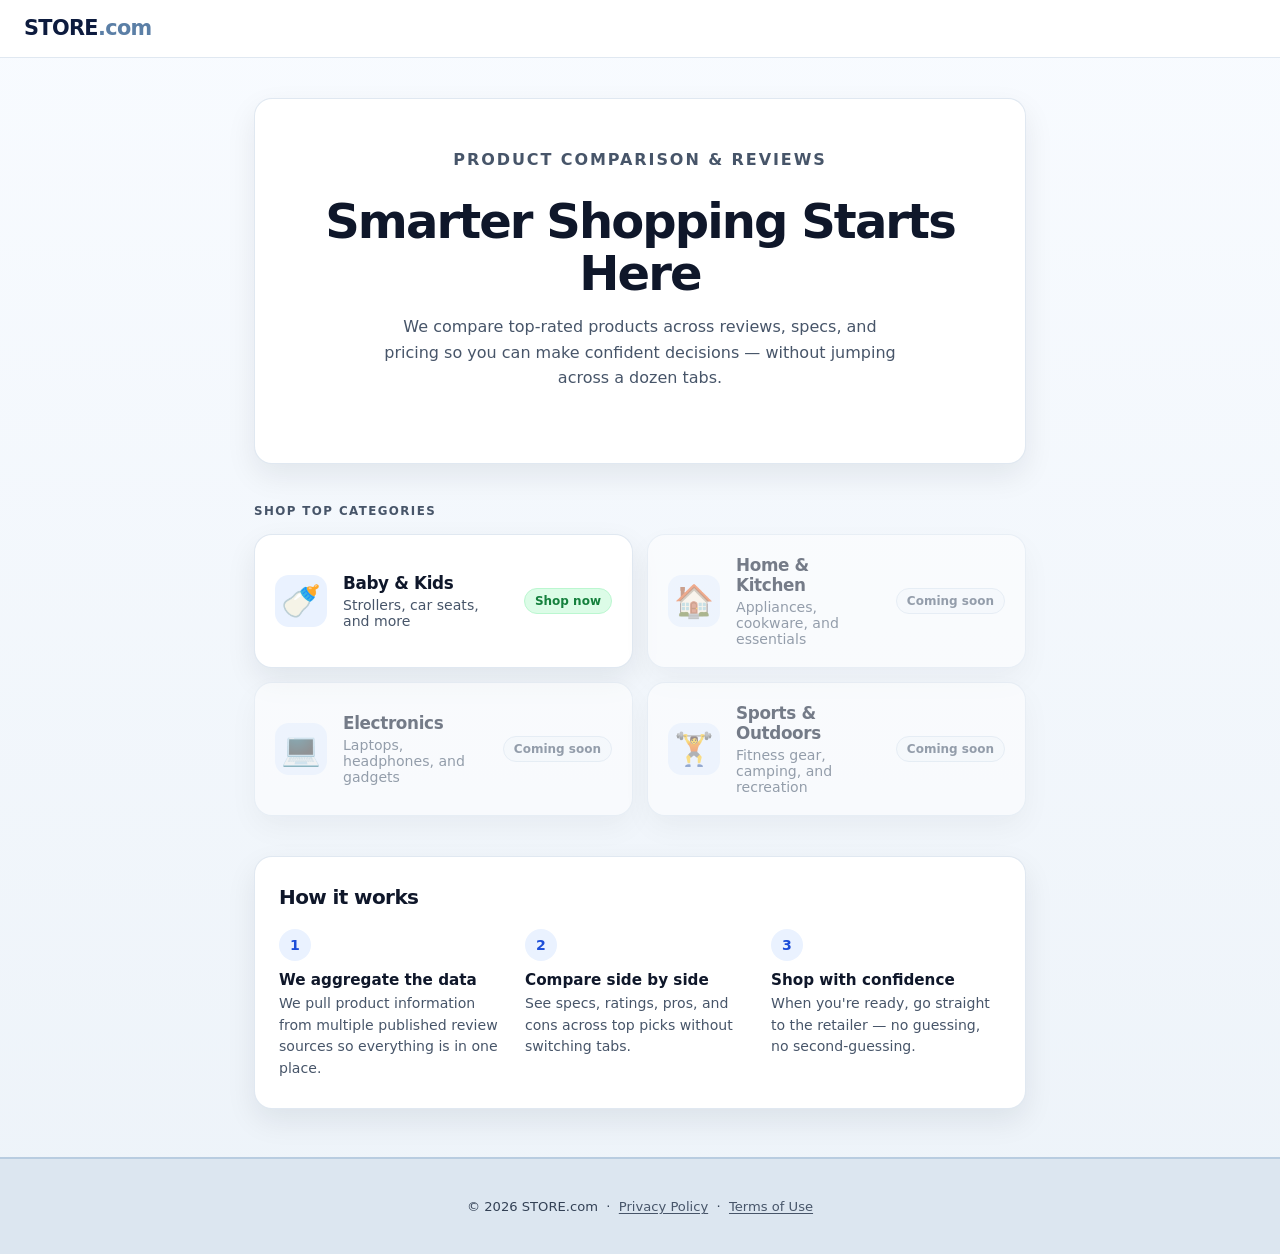
<file: index.html>
<!DOCTYPE html>
<html lang="en">
<head>
  <meta charset="UTF-8" />
  <meta name="viewport" content="width=device-width, initial-scale=1.0" />
  <title>STORE.com – Smarter Shopping Starts Here</title>
  <style>
    :root {
      --bg: #f4f7fb;
      --surface: #ffffff;
      --surface-2: #f8fafc;
      --text: #0f172a;
      --muted: #475569;
      --line: #dde6f0;
      --brand: #2563eb;
      --brand-strong: #1d4ed8;
      --brand-soft: #eaf2ff;
      --shadow: 0 12px 30px rgba(15, 23, 42, 0.08);
      --radius: 18px;
    }

    * { box-sizing: border-box; }
    html { scroll-behavior: smooth; }

    body {
      margin: 0;
      font-family: Inter, ui-sans-serif, system-ui, -apple-system, BlinkMacSystemFont, "Segoe UI", sans-serif;
      background: linear-gradient(180deg, #f8fbff 0%, #edf3f9 100%);
      color: var(--text);
    }

    a { color: inherit; text-decoration: none; }

    /* Header */
    .topbar {
      position: sticky;
      top: 0;
      z-index: 20;
      display: flex;
      justify-content: space-between;
      align-items: center;
      gap: 12px;
      padding: 14px 16px;
      border-bottom: 1px solid rgba(221, 230, 240, 0.9);
      background: rgba(255, 255, 255, 0.94);
      backdrop-filter: blur(10px);
    }

    .brand {
      display: flex;
      align-items: center;
      font-size: 1.3rem;
      font-weight: 800;
      letter-spacing: -0.03em;
      line-height: 1;
    }

    .brand-store { color: #0d1b3e; }
    .brand-tld { color: #5b7fa6; font-weight: 700; }

    /* Page shell */
    .page-shell {
      padding: 32px 16px 0;
      max-width: 820px;
      margin: 0 auto;
    }

    /* Hero */
    .hero {
      background: var(--surface);
      border: 1px solid rgba(221, 230, 240, 0.9);
      border-radius: var(--radius);
      box-shadow: var(--shadow);
      padding: 32px 24px;
      text-align: center;
    }

    .eyebrow {
      margin: 0 0 14px;
      text-transform: uppercase;
      letter-spacing: 0.12em;
      font-size: 0.74rem;
      font-weight: 800;
      color: var(--brand-strong);
    }

    .hero h1 {
      margin: 0 0 14px;
      font-size: 2.2rem;
      line-height: 1.08;
      letter-spacing: -0.04em;
    }

    .hero p {
      margin: 0 0 24px;
      color: var(--muted);
      font-size: 1rem;
      line-height: 1.6;
      max-width: 520px;
      margin-left: auto;
      margin-right: auto;
    }

    .btn {
      display: inline-flex;
      align-items: center;
      justify-content: center;
      min-height: 46px;
      padding: 12px 22px;
      border-radius: 12px;
      border: 1px solid transparent;
      font-weight: 800;
      font-size: 0.95rem;
      cursor: pointer;
    }

    .btn-primary {
      background: var(--brand);
      color: #fff;
    }

    .btn-primary:hover { background: var(--brand-strong); }

    /* Section header */
    .section-label {
      margin: 40px 0 16px;
      font-size: 0.74rem;
      font-weight: 800;
      text-transform: uppercase;
      letter-spacing: 0.12em;
      color: var(--muted);
    }

    /* Category grid */
    .category-grid {
      display: grid;
      gap: 14px;
      grid-template-columns: 1fr;
    }

    .category-card {
      background: var(--surface);
      border: 1px solid rgba(221, 230, 240, 0.9);
      border-radius: var(--radius);
      box-shadow: var(--shadow);
      padding: 20px;
      display: flex;
      align-items: center;
      gap: 16px;
      transition: border-color 0.15s ease, box-shadow 0.15s ease;
    }

    .category-card.live:hover {
      border-color: #93c5fd;
      box-shadow: 0 18px 38px rgba(37, 99, 235, 0.12);
    }

    .category-card.coming-soon {
      opacity: 0.55;
      cursor: default;
    }

    .category-icon {
      font-size: 2rem;
      flex-shrink: 0;
      width: 52px;
      height: 52px;
      display: flex;
      align-items: center;
      justify-content: center;
      background: var(--brand-soft);
      border-radius: 14px;
    }

    .category-info { flex: 1; }

    .category-info h2 {
      margin: 0 0 4px;
      font-size: 1.05rem;
      letter-spacing: -0.02em;
    }

    .category-info p {
      margin: 0;
      font-size: 0.88rem;
      color: var(--muted);
    }

    .category-badge {
      font-size: 0.75rem;
      font-weight: 700;
      padding: 5px 10px;
      border-radius: 999px;
      white-space: nowrap;
    }

    .badge-live {
      background: #dcfce7;
      color: #15803d;
      border: 1px solid #bbf7d0;
    }

    .badge-soon {
      background: var(--surface-2);
      color: var(--muted);
      border: 1px solid var(--line);
    }

    /* How it works */
    .how-it-works {
      margin-top: 40px;
      background: var(--surface);
      border: 1px solid rgba(221, 230, 240, 0.9);
      border-radius: var(--radius);
      box-shadow: var(--shadow);
      padding: 28px 24px;
    }

    .how-it-works h2 {
      margin: 0 0 20px;
      font-size: 1.25rem;
      letter-spacing: -0.03em;
    }

    .steps {
      display: grid;
      gap: 16px;
    }

    .step {
      display: flex;
      gap: 14px;
      align-items: flex-start;
    }

    .step-num {
      flex-shrink: 0;
      width: 32px;
      height: 32px;
      border-radius: 50%;
      background: var(--brand-soft);
      color: var(--brand-strong);
      font-weight: 800;
      font-size: 0.88rem;
      display: flex;
      align-items: center;
      justify-content: center;
    }

    .step-text h3 {
      margin: 0 0 4px;
      font-size: 0.95rem;
    }

    .step-text p {
      margin: 0;
      font-size: 0.88rem;
      color: var(--muted);
      line-height: 1.55;
    }

    /* Footer */
    .site-footer {
      margin-top: 48px;
      padding: 24px 16px;
      background: #dce6f0;
      border-top: 2px solid #b8cce0;
      text-align: center;
      color: #334155;
      font-size: 0.82rem;
      line-height: 1.6;
    }

    .site-footer a {
      color: var(--muted);
      text-decoration: underline;
      text-underline-offset: 2px;
    }

    .site-footer a:hover { color: var(--text); }

    /* Responsive */
    @media (min-width: 600px) {
      .topbar { padding: 18px 24px; }
      .page-shell { padding: 40px 24px 0; }
      .hero { padding: 48px 40px; }
      .hero h1 { font-size: 3rem; }
      .category-grid { grid-template-columns: repeat(2, 1fr); }
      .steps { grid-template-columns: repeat(3, 1fr); }
      .step { flex-direction: column; gap: 10px; }
    }
  </style>
</head>
<body>

  <header class="topbar">
    <div class="brand"><span class="brand-store">STORE</span><span class="brand-tld">.com</span></div>
  </header>

  <div class="page-shell">

    <section class="hero">
      <p class="eyebrow">Product Comparison &amp; Reviews</p>
      <h1>Smarter Shopping Starts Here</h1>
      <p>We compare top-rated products across reviews, specs, and pricing so you can make confident decisions — without jumping across a dozen tabs.</p>
    </section>

    <p class="section-label" id="categories">Shop Top Categories</p>

    <div class="category-grid">
      <a href="./stroller-default.html" class="category-card live">
        <div class="category-icon">🍼</div>
        <div class="category-info">
          <h2>Baby &amp; Kids</h2>
          <p>Strollers, car seats, and more</p>
        </div>
        <span class="category-badge badge-live">Shop now</span>
      </a>

      <div class="category-card coming-soon">
        <div class="category-icon">🏠</div>
        <div class="category-info">
          <h2>Home &amp; Kitchen</h2>
          <p>Appliances, cookware, and essentials</p>
        </div>
        <span class="category-badge badge-soon">Coming soon</span>
      </div>

      <div class="category-card coming-soon">
        <div class="category-icon">💻</div>
        <div class="category-info">
          <h2>Electronics</h2>
          <p>Laptops, headphones, and gadgets</p>
        </div>
        <span class="category-badge badge-soon">Coming soon</span>
      </div>

      <div class="category-card coming-soon">
        <div class="category-icon">🏋️</div>
        <div class="category-info">
          <h2>Sports &amp; Outdoors</h2>
          <p>Fitness gear, camping, and recreation</p>
        </div>
        <span class="category-badge badge-soon">Coming soon</span>
      </div>
    </div>

    <section class="how-it-works">
      <h2>How it works</h2>
      <div class="steps">
        <div class="step">
          <div class="step-num">1</div>
          <div class="step-text">
            <h3>We aggregate the data</h3>
            <p>We pull product information from multiple published review sources so everything is in one place.</p>
          </div>
        </div>
        <div class="step">
          <div class="step-num">2</div>
          <div class="step-text">
            <h3>Compare side by side</h3>
            <p>See specs, ratings, pros, and cons across top picks without switching tabs.</p>
          </div>
        </div>
        <div class="step">
          <div class="step-num">3</div>
          <div class="step-text">
            <h3>Shop with confidence</h3>
            <p>When you're ready, go straight to the retailer — no guessing, no second-guessing.</p>
          </div>
        </div>
      </div>
    </section>

  </div>

  <footer class="site-footer">
    <p>© 2026 STORE.com &nbsp;·&nbsp; <a href="./privacy-policy.html">Privacy Policy</a> &nbsp;·&nbsp; <a href="./terms.html">Terms of Use</a></p>
  </footer>

</body>
</html>
</file>
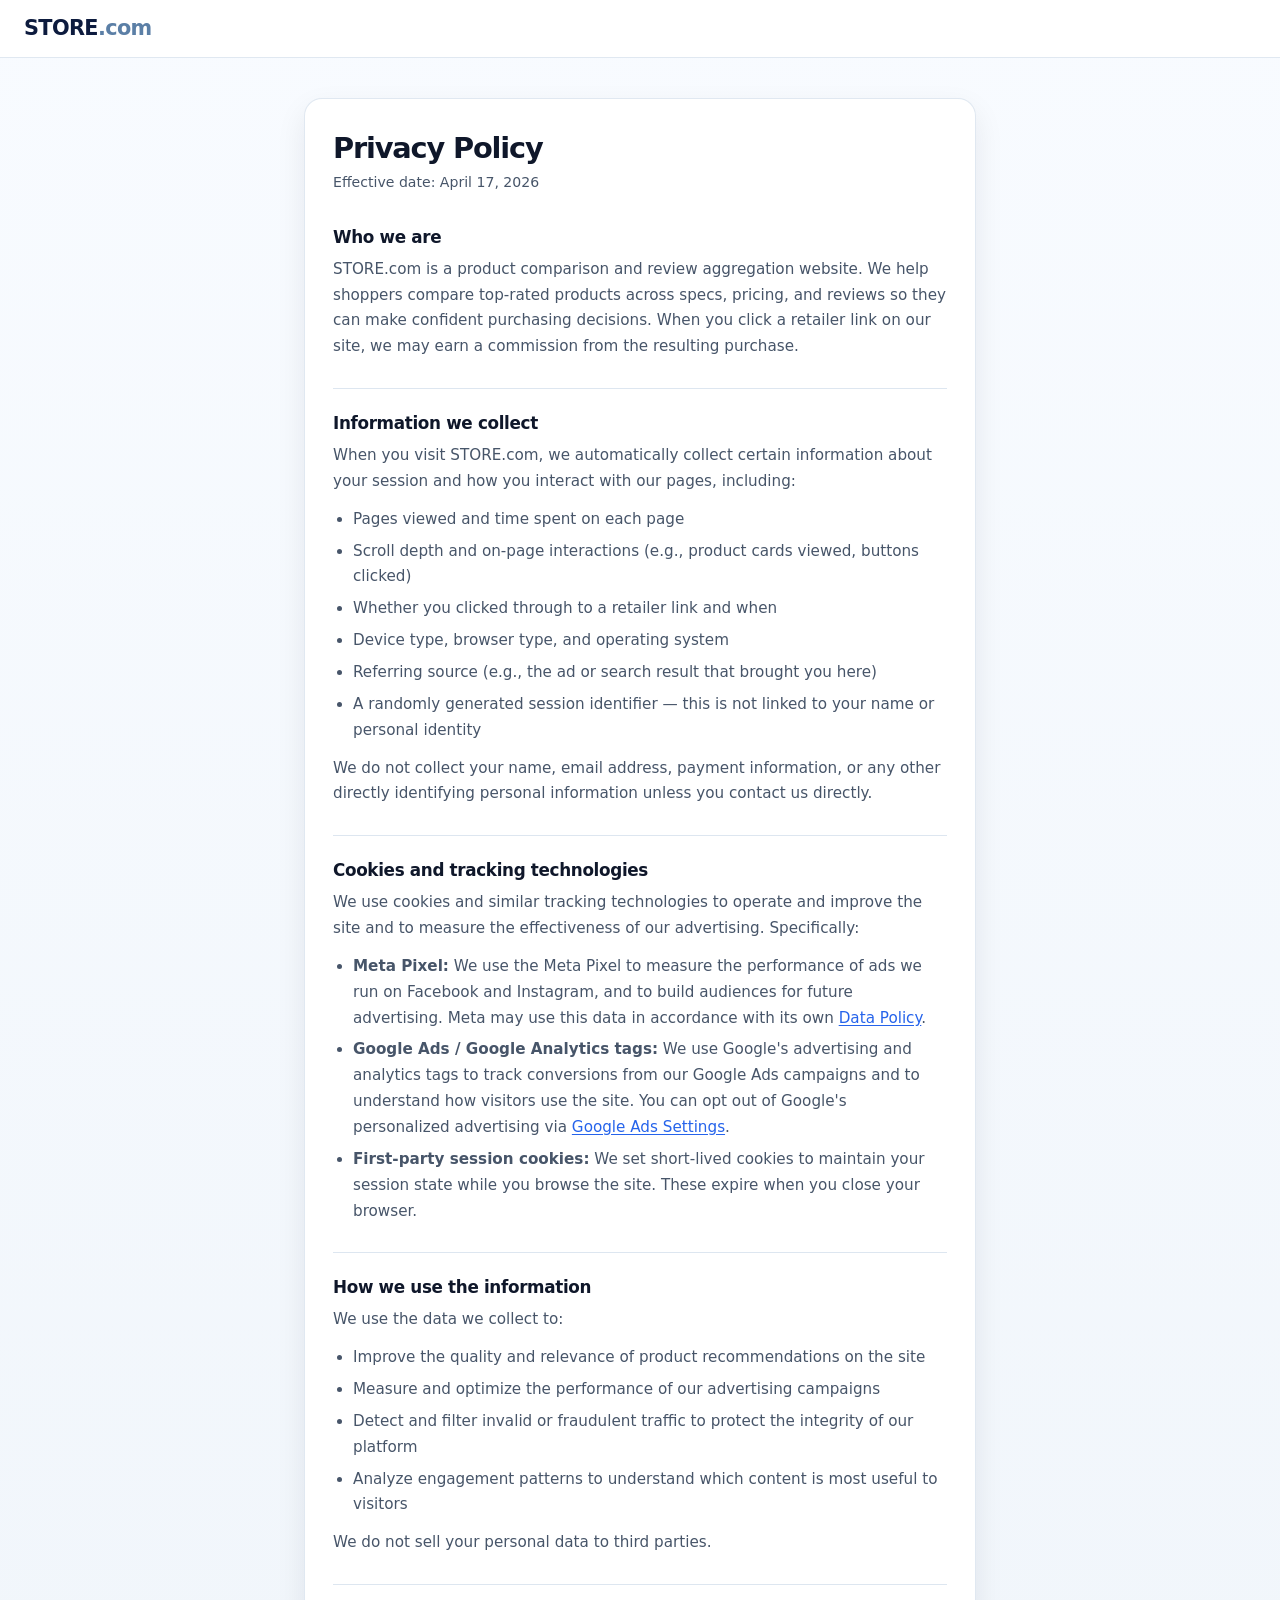
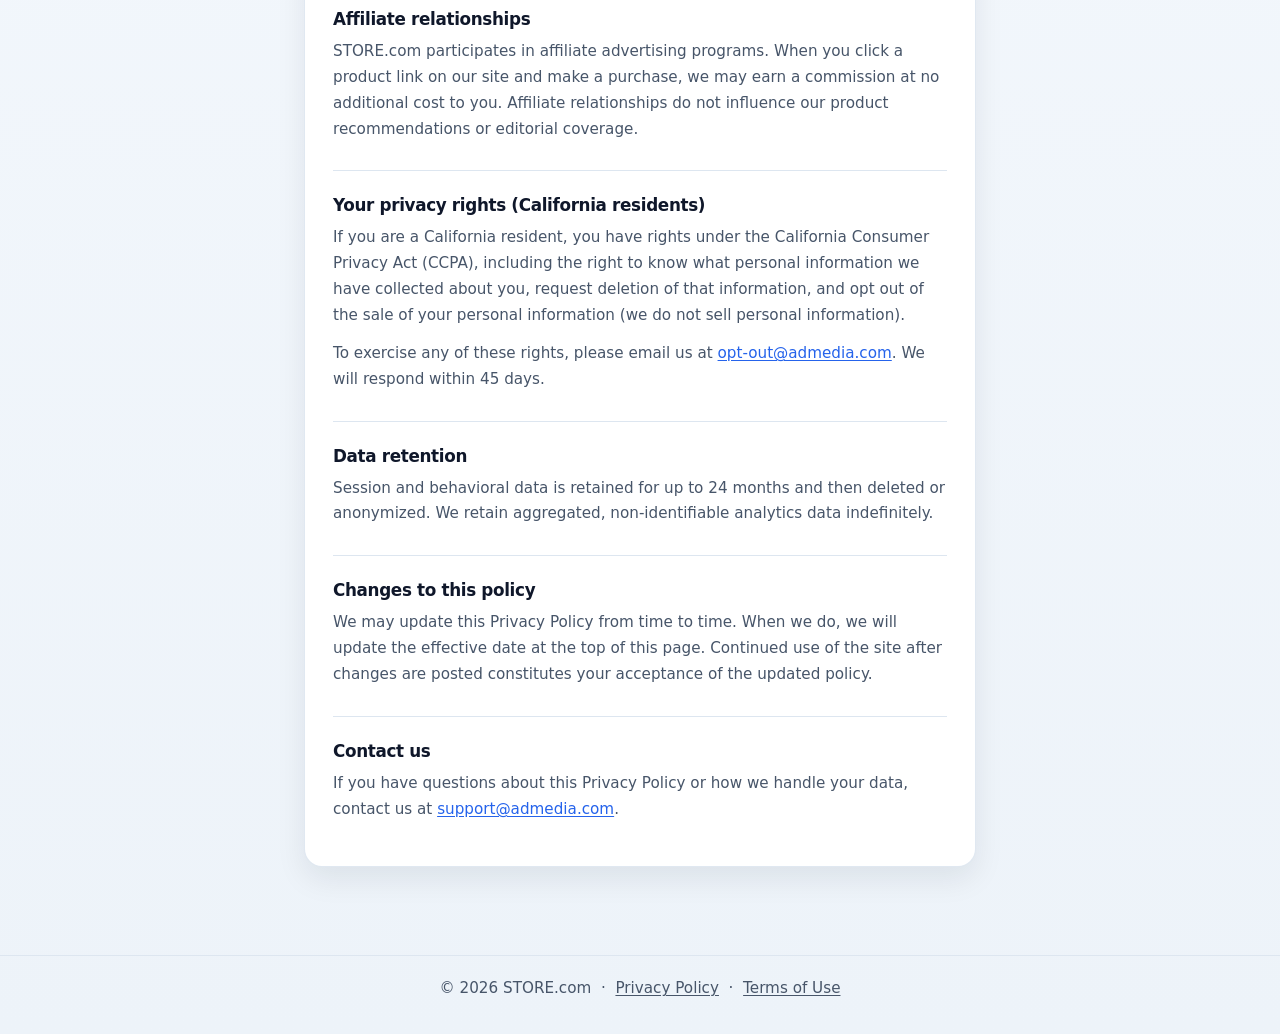
<file: privacy-policy.html>
<!DOCTYPE html>
<html lang="en">
<head>
  <meta charset="UTF-8" />
  <meta name="viewport" content="width=device-width, initial-scale=1.0" />
  <title>Privacy Policy – STORE.com</title>
  <style>
    :root {
      --surface: #ffffff;
      --text: #0f172a;
      --muted: #475569;
      --line: #dde6f0;
      --brand: #2563eb;
      --brand-strong: #1d4ed8;
      --shadow: 0 12px 30px rgba(15, 23, 42, 0.08);
      --radius: 18px;
    }

    * { box-sizing: border-box; }

    body {
      margin: 0;
      font-family: Inter, ui-sans-serif, system-ui, -apple-system, BlinkMacSystemFont, "Segoe UI", sans-serif;
      background: linear-gradient(180deg, #f8fbff 0%, #edf3f9 100%);
      color: var(--text);
    }

    a { color: var(--brand); text-decoration: underline; text-underline-offset: 2px; }

    .topbar {
      position: sticky;
      top: 0;
      z-index: 20;
      display: flex;
      align-items: center;
      gap: 12px;
      padding: 14px 16px;
      border-bottom: 1px solid rgba(221, 230, 240, 0.9);
      background: rgba(255, 255, 255, 0.94);
      backdrop-filter: blur(10px);
    }

    .brand {
      display: flex;
      align-items: center;
      font-size: 1.3rem;
      font-weight: 800;
      letter-spacing: -0.03em;
      line-height: 1;
      text-decoration: none;
      color: inherit;
    }

    .brand-store { color: #0d1b3e; }
    .brand-tld { color: #5b7fa6; font-weight: 700; }

    .page-shell {
      padding: 32px 16px;
      max-width: 720px;
      margin: 0 auto;
    }

    .card {
      background: var(--surface);
      border: 1px solid rgba(221, 230, 240, 0.9);
      border-radius: var(--radius);
      box-shadow: var(--shadow);
      padding: 32px 28px;
    }

    .page-title {
      margin: 0 0 6px;
      font-size: 1.8rem;
      letter-spacing: -0.04em;
    }

    .effective-date {
      margin: 0 0 32px;
      color: var(--muted);
      font-size: 0.88rem;
    }

    h2 {
      margin: 28px 0 10px;
      font-size: 1.05rem;
      letter-spacing: -0.02em;
      border-top: 1px solid var(--line);
      padding-top: 24px;
    }

    h2:first-of-type { border-top: none; padding-top: 0; margin-top: 0; }

    p, li {
      color: var(--muted);
      line-height: 1.7;
      font-size: 0.95rem;
      margin: 0 0 12px;
    }

    ul { padding-left: 20px; margin: 0 0 12px; }
    li { margin-bottom: 6px; }

    .site-footer {
      margin-top: 48px;
      padding: 20px 16px;
      border-top: 1px solid var(--line);
      text-align: center;
      color: var(--muted);
      font-size: 0.82rem;
      line-height: 1.6;
    }

    .site-footer a {
      color: var(--muted);
      text-decoration: underline;
      text-underline-offset: 2px;
    }

    .site-footer a:hover { color: var(--text); }

    @media (min-width: 600px) {
      .topbar { padding: 18px 24px; }
      .page-shell { padding: 40px 24px; }
    }
  </style>
</head>
<body>

  <header class="topbar">
    <a href="./index.html" class="brand"><span class="brand-store">STORE</span><span class="brand-tld">.com</span></a>
  </header>

  <div class="page-shell">
    <div class="card">
      <h1 class="page-title">Privacy Policy</h1>
      <p class="effective-date">Effective date: April 17, 2026</p>

      <h2>Who we are</h2>
      <p>STORE.com is a product comparison and review aggregation website. We help shoppers compare top-rated products across specs, pricing, and reviews so they can make confident purchasing decisions. When you click a retailer link on our site, we may earn a commission from the resulting purchase.</p>

      <h2>Information we collect</h2>
      <p>When you visit STORE.com, we automatically collect certain information about your session and how you interact with our pages, including:</p>
      <ul>
        <li>Pages viewed and time spent on each page</li>
        <li>Scroll depth and on-page interactions (e.g., product cards viewed, buttons clicked)</li>
        <li>Whether you clicked through to a retailer link and when</li>
        <li>Device type, browser type, and operating system</li>
        <li>Referring source (e.g., the ad or search result that brought you here)</li>
        <li>A randomly generated session identifier — this is not linked to your name or personal identity</li>
      </ul>
      <p>We do not collect your name, email address, payment information, or any other directly identifying personal information unless you contact us directly.</p>

      <h2>Cookies and tracking technologies</h2>
      <p>We use cookies and similar tracking technologies to operate and improve the site and to measure the effectiveness of our advertising. Specifically:</p>
      <ul>
        <li><strong>Meta Pixel:</strong> We use the Meta Pixel to measure the performance of ads we run on Facebook and Instagram, and to build audiences for future advertising. Meta may use this data in accordance with its own <a href="https://www.facebook.com/privacy/policy/" target="_blank" rel="noopener">Data Policy</a>.</li>
        <li><strong>Google Ads / Google Analytics tags:</strong> We use Google's advertising and analytics tags to track conversions from our Google Ads campaigns and to understand how visitors use the site. You can opt out of Google's personalized advertising via <a href="https://adssettings.google.com" target="_blank" rel="noopener">Google Ads Settings</a>.</li>
        <li><strong>First-party session cookies:</strong> We set short-lived cookies to maintain your session state while you browse the site. These expire when you close your browser.</li>
      </ul>

      <h2>How we use the information</h2>
      <p>We use the data we collect to:</p>
      <ul>
        <li>Improve the quality and relevance of product recommendations on the site</li>
        <li>Measure and optimize the performance of our advertising campaigns</li>
        <li>Detect and filter invalid or fraudulent traffic to protect the integrity of our platform</li>
        <li>Analyze engagement patterns to understand which content is most useful to visitors</li>
      </ul>
      <p>We do not sell your personal data to third parties.</p>

      <h2>Affiliate relationships</h2>
      <p>STORE.com participates in affiliate advertising programs. When you click a product link on our site and make a purchase, we may earn a commission at no additional cost to you. Affiliate relationships do not influence our product recommendations or editorial coverage.</p>

      <h2>Your privacy rights (California residents)</h2>
      <p>If you are a California resident, you have rights under the California Consumer Privacy Act (CCPA), including the right to know what personal information we have collected about you, request deletion of that information, and opt out of the sale of your personal information (we do not sell personal information).</p>
      <p>To exercise any of these rights, please email us at <a href="mailto:opt-out@admedia.com">opt-out@admedia.com</a>. We will respond within 45 days.</p>

      <h2>Data retention</h2>
      <p>Session and behavioral data is retained for up to 24 months and then deleted or anonymized. We retain aggregated, non-identifiable analytics data indefinitely.</p>

      <h2>Changes to this policy</h2>
      <p>We may update this Privacy Policy from time to time. When we do, we will update the effective date at the top of this page. Continued use of the site after changes are posted constitutes your acceptance of the updated policy.</p>

      <h2>Contact us</h2>
      <p>If you have questions about this Privacy Policy or how we handle your data, contact us at <a href="mailto:support@admedia.com">support@admedia.com</a>.</p>
    </div>
  </div>

  <footer class="site-footer">
    <p>© 2026 STORE.com &nbsp;·&nbsp; <a href="./privacy-policy.html">Privacy Policy</a> &nbsp;·&nbsp; <a href="./terms.html">Terms of Use</a></p>

  </footer>

</body>
</html>
</file>
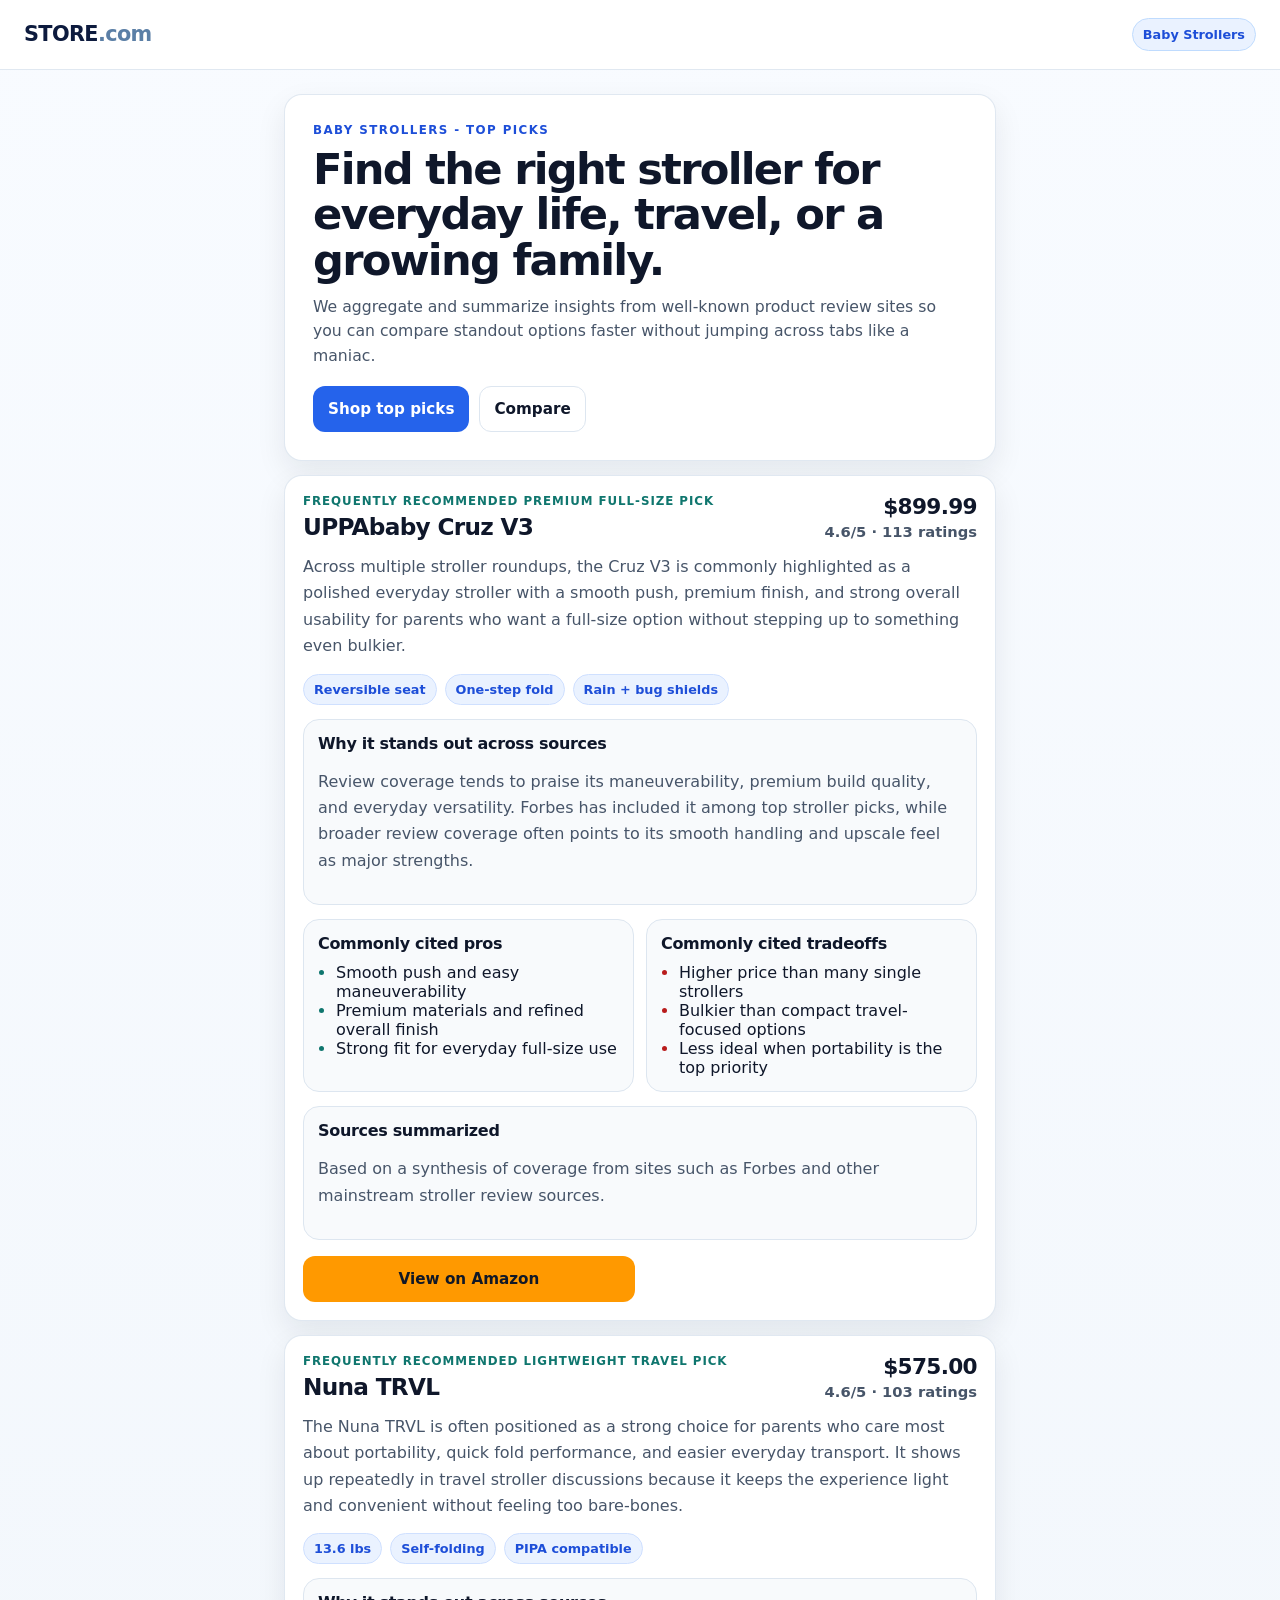
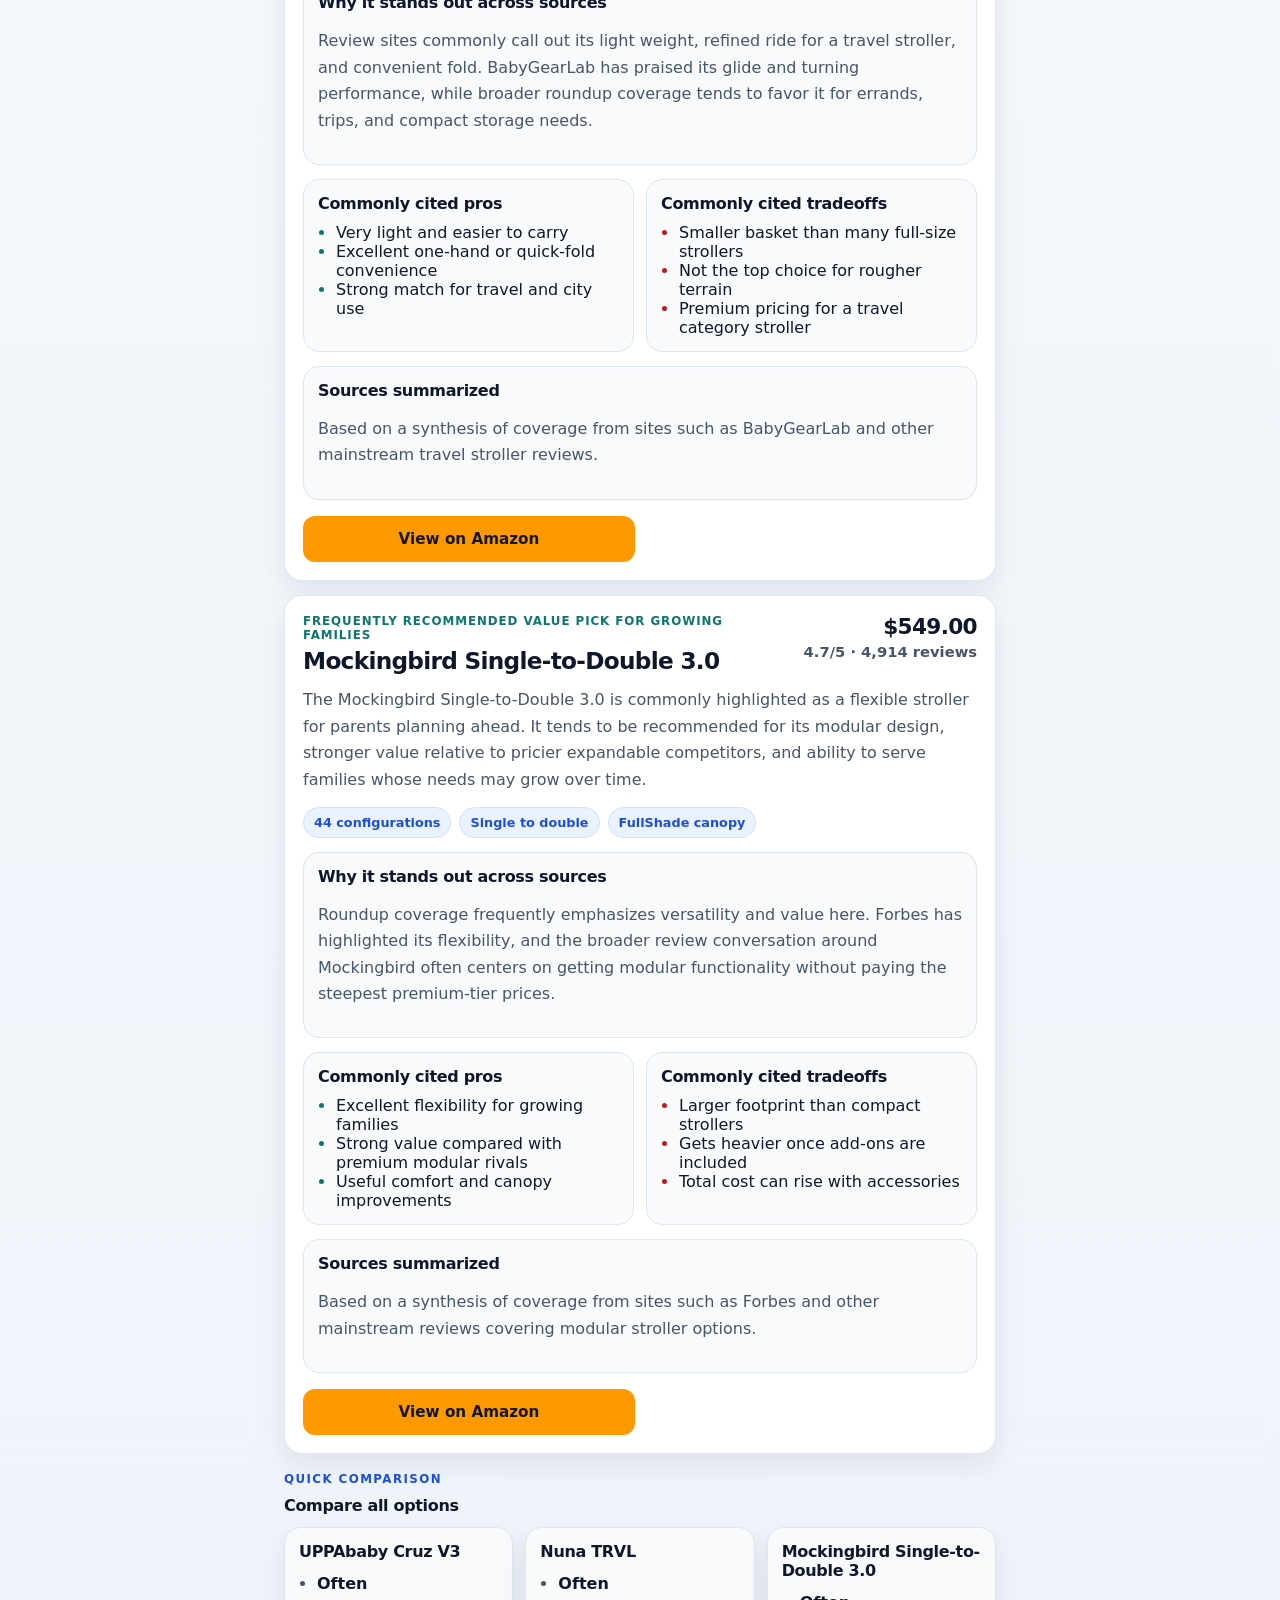
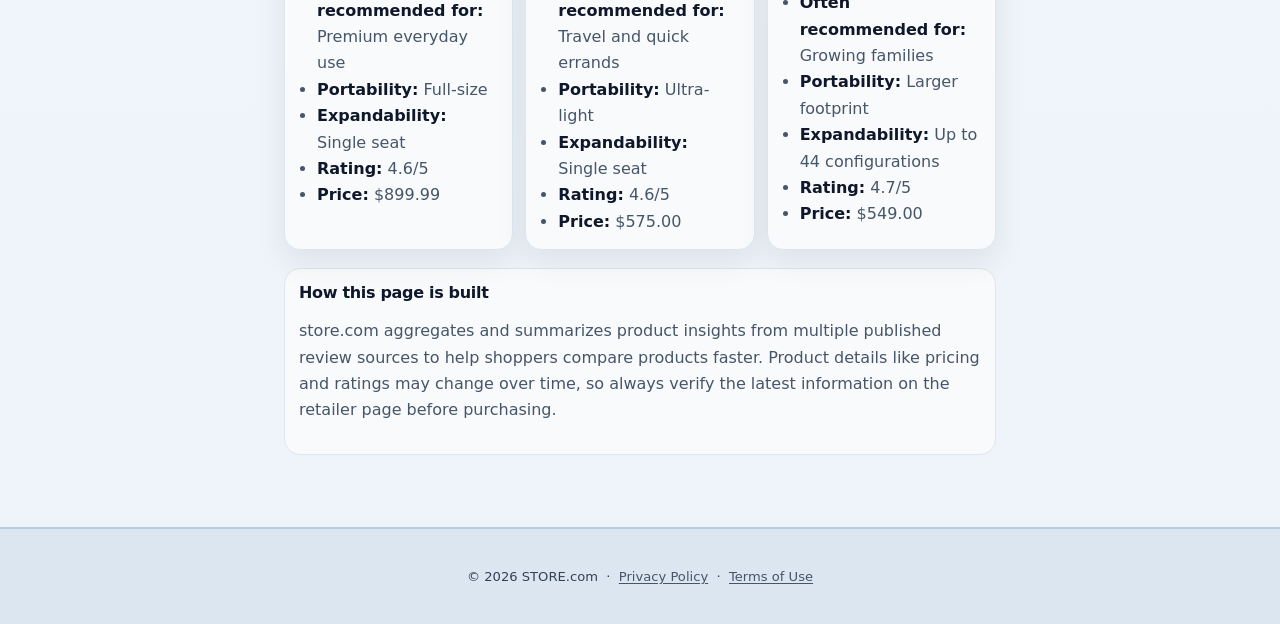
<file: stroller-default.html>
<!DOCTYPE html>
<html lang="en">
<head>
  <meta charset="UTF-8" />
  <meta name="viewport" content="width=device-width, initial-scale=1.0" />
  <title>store.com – Baby Strollers</title>
  <link rel="stylesheet" href="./stroller-experience.css" />
</head>
<body>
  <header class="topbar">
    <a href="./index.html" class="brand"><span class="brand-store">STORE</span><span class="brand-tld">.com</span></a>
    <span class="state-pill">Baby Strollers</span>
  </header>

  <main class="page-shell">
    <section class="hero-card">
      <p class="eyebrow">Baby Strollers - Top picks</p>
      <h1>Find the right stroller for everyday life, travel, or a growing family.</h1>
      <p class="hero-subtext">
        We aggregate and summarize insights from well-known product review sites so you can compare standout options
        faster without jumping across tabs like a maniac.
      </p>
      <div class="hero-actions">
        <a href="#products" class="btn btn-primary">Shop top picks</a>
        <a href="#comparison" class="btn btn-secondary">Compare</a>
      </div>
    </section>

    <section class="products" id="products">
      <article class="product-card">
        <div class="product-top">
          <div>
            <p class="product-kicker">Frequently recommended premium full-size pick</p>
            <h2>UPPAbaby Cruz V3</h2>
          </div>
          <div class="price-block">
            <div class="price">$899.99</div>
            <div class="rating">4.6/5 · 113 ratings</div>
          </div>
        </div>

        <p class="product-summary">
          Across multiple stroller roundups, the Cruz V3 is commonly highlighted as a polished everyday stroller with
          a smooth push, premium finish, and strong overall usability for parents who want a full-size option without
          stepping up to something even bulkier.
        </p>

        <div class="chip-row">
          <span class="chip">Reversible seat</span>
          <span class="chip">One-step fold</span>
          <span class="chip">Rain + bug shields</span>
        </div>

        <section class="detail-box">
          <h3>Why it stands out across sources</h3>
          <p>
            Review coverage tends to praise its maneuverability, premium build quality, and everyday versatility.
            Forbes has included it among top stroller picks, while broader review coverage often points to its smooth
            handling and upscale feel as major strengths.
          </p>
        </section>

        <div class="pros-cons">
          <div>
            <h3>Commonly cited pros</h3>
            <ul class="pro-list">
              <li>Smooth push and easy maneuverability</li>
              <li>Premium materials and refined overall finish</li>
              <li>Strong fit for everyday full-size use</li>
            </ul>
          </div>
          <div>
            <h3>Commonly cited tradeoffs</h3>
            <ul class="con-list">
              <li>Higher price than many single strollers</li>
              <li>Bulkier than compact travel-focused options</li>
              <li>Less ideal when portability is the top priority</li>
            </ul>
          </div>
        </div>

        <section class="detail-box">
          <h3>Sources summarized</h3>
          <p>Based on a synthesis of coverage from sites such as Forbes and other mainstream stroller review sources.</p>
        </section>

        <div class="card-actions">
          <a href="#" class="btn btn-primary btn-amazon">View on Amazon</a>
        </div>
      </article>

      <article class="product-card">
        <div class="product-top">
          <div>
            <p class="product-kicker">Frequently recommended lightweight travel pick</p>
            <h2>Nuna TRVL</h2>
          </div>
          <div class="price-block">
            <div class="price">$575.00</div>
            <div class="rating">4.6/5 · 103 ratings</div>
          </div>
        </div>

        <p class="product-summary">
          The Nuna TRVL is often positioned as a strong choice for parents who care most about portability, quick fold
          performance, and easier everyday transport. It shows up repeatedly in travel stroller discussions because it
          keeps the experience light and convenient without feeling too bare-bones.
        </p>

        <div class="chip-row">
          <span class="chip">13.6 lbs</span>
          <span class="chip">Self-folding</span>
          <span class="chip">PIPA compatible</span>
        </div>

        <section class="detail-box">
          <h3>Why it stands out across sources</h3>
          <p>
            Review sites commonly call out its light weight, refined ride for a travel stroller, and convenient fold.
            BabyGearLab has praised its glide and turning performance, while broader roundup coverage tends to favor it
            for errands, trips, and compact storage needs.
          </p>
        </section>

        <div class="pros-cons">
          <div>
            <h3>Commonly cited pros</h3>
            <ul class="pro-list">
              <li>Very light and easier to carry</li>
              <li>Excellent one-hand or quick-fold convenience</li>
              <li>Strong match for travel and city use</li>
            </ul>
          </div>
          <div>
            <h3>Commonly cited tradeoffs</h3>
            <ul class="con-list">
              <li>Smaller basket than many full-size strollers</li>
              <li>Not the top choice for rougher terrain</li>
              <li>Premium pricing for a travel category stroller</li>
            </ul>
          </div>
        </div>

        <section class="detail-box">
          <h3>Sources summarized</h3>
          <p>Based on a synthesis of coverage from sites such as BabyGearLab and other mainstream travel stroller reviews.</p>
        </section>

        <div class="card-actions">
          <a href="#" class="btn btn-primary btn-amazon">View on Amazon</a>
        </div>
      </article>

      <article class="product-card">
        <div class="product-top">
          <div>
            <p class="product-kicker">Frequently recommended value pick for growing families</p>
            <h2>Mockingbird Single-to-Double 3.0</h2>
          </div>
          <div class="price-block">
            <div class="price">$549.00</div>
            <div class="rating">4.7/5 · 4,914 reviews</div>
          </div>
        </div>

        <p class="product-summary">
          The Mockingbird Single-to-Double 3.0 is commonly highlighted as a flexible stroller for parents planning ahead.
          It tends to be recommended for its modular design, stronger value relative to pricier expandable competitors,
          and ability to serve families whose needs may grow over time.
        </p>

        <div class="chip-row">
          <span class="chip">44 configurations</span>
          <span class="chip">Single to double</span>
          <span class="chip">FullShade canopy</span>
        </div>

        <section class="detail-box">
          <h3>Why it stands out across sources</h3>
          <p>
            Roundup coverage frequently emphasizes versatility and value here. Forbes has highlighted its flexibility,
            and the broader review conversation around Mockingbird often centers on getting modular functionality without
            paying the steepest premium-tier prices.
          </p>
        </section>

        <div class="pros-cons">
          <div>
            <h3>Commonly cited pros</h3>
            <ul class="pro-list">
              <li>Excellent flexibility for growing families</li>
              <li>Strong value compared with premium modular rivals</li>
              <li>Useful comfort and canopy improvements</li>
            </ul>
          </div>
          <div>
            <h3>Commonly cited tradeoffs</h3>
            <ul class="con-list">
              <li>Larger footprint than compact strollers</li>
              <li>Gets heavier once add-ons are included</li>
              <li>Total cost can rise with accessories</li>
            </ul>
          </div>
        </div>

        <section class="detail-box">
          <h3>Sources summarized</h3>
          <p>Based on a synthesis of coverage from sites such as Forbes and other mainstream reviews covering modular stroller options.</p>
        </section>

        <div class="card-actions">
          <a href="#" class="btn btn-primary btn-amazon">View on Amazon</a>
        </div>
      </article>
    </section>

    <section class="comparison" id="comparison">
      <div class="section-head">
        <p class="eyebrow">Quick comparison</p>
        <h2>Compare all options</h2>
      </div>

      <div class="comparison-cards">
        <article class="compare-card">
          <h3>UPPAbaby Cruz V3</h3>
          <ul>
            <li><strong>Often recommended for:</strong> Premium everyday use</li>
            <li><strong>Portability:</strong> Full-size</li>
            <li><strong>Expandability:</strong> Single seat</li>
            <li><strong>Rating:</strong> 4.6/5</li>
            <li><strong>Price:</strong> $899.99</li>
          </ul>
        </article>

        <article class="compare-card">
          <h3>Nuna TRVL</h3>
          <ul>
            <li><strong>Often recommended for:</strong> Travel and quick errands</li>
            <li><strong>Portability:</strong> Ultra-light</li>
            <li><strong>Expandability:</strong> Single seat</li>
            <li><strong>Rating:</strong> 4.6/5</li>
            <li><strong>Price:</strong> $575.00</li>
          </ul>
        </article>

        <article class="compare-card">
          <h3>Mockingbird Single-to-Double 3.0</h3>
          <ul>
            <li><strong>Often recommended for:</strong> Growing families</li>
            <li><strong>Portability:</strong> Larger footprint</li>
            <li><strong>Expandability:</strong> Up to 44 configurations</li>
            <li><strong>Rating:</strong> 4.7/5</li>
            <li><strong>Price:</strong> $549.00</li>
          </ul>
        </article>
      </div>
    </section>

    <section class="detail-box" style="margin-top: 18px;">
      <h3>How this page is built</h3>
      <p>
        store.com aggregates and summarizes product insights from multiple published review sources to help shoppers
        compare products faster. Product details like pricing and ratings may change over time, so always verify the
        latest information on the retailer page before purchasing.
      </p>
    </section>
  </main>

  <footer class="site-footer">
    <p>© 2026 STORE.com &nbsp;·&nbsp; <a href="./privacy-policy.html">Privacy Policy</a> &nbsp;·&nbsp; <a href="./terms.html">Terms of Use</a></p>

  </footer>

</body>
</html>
</file>
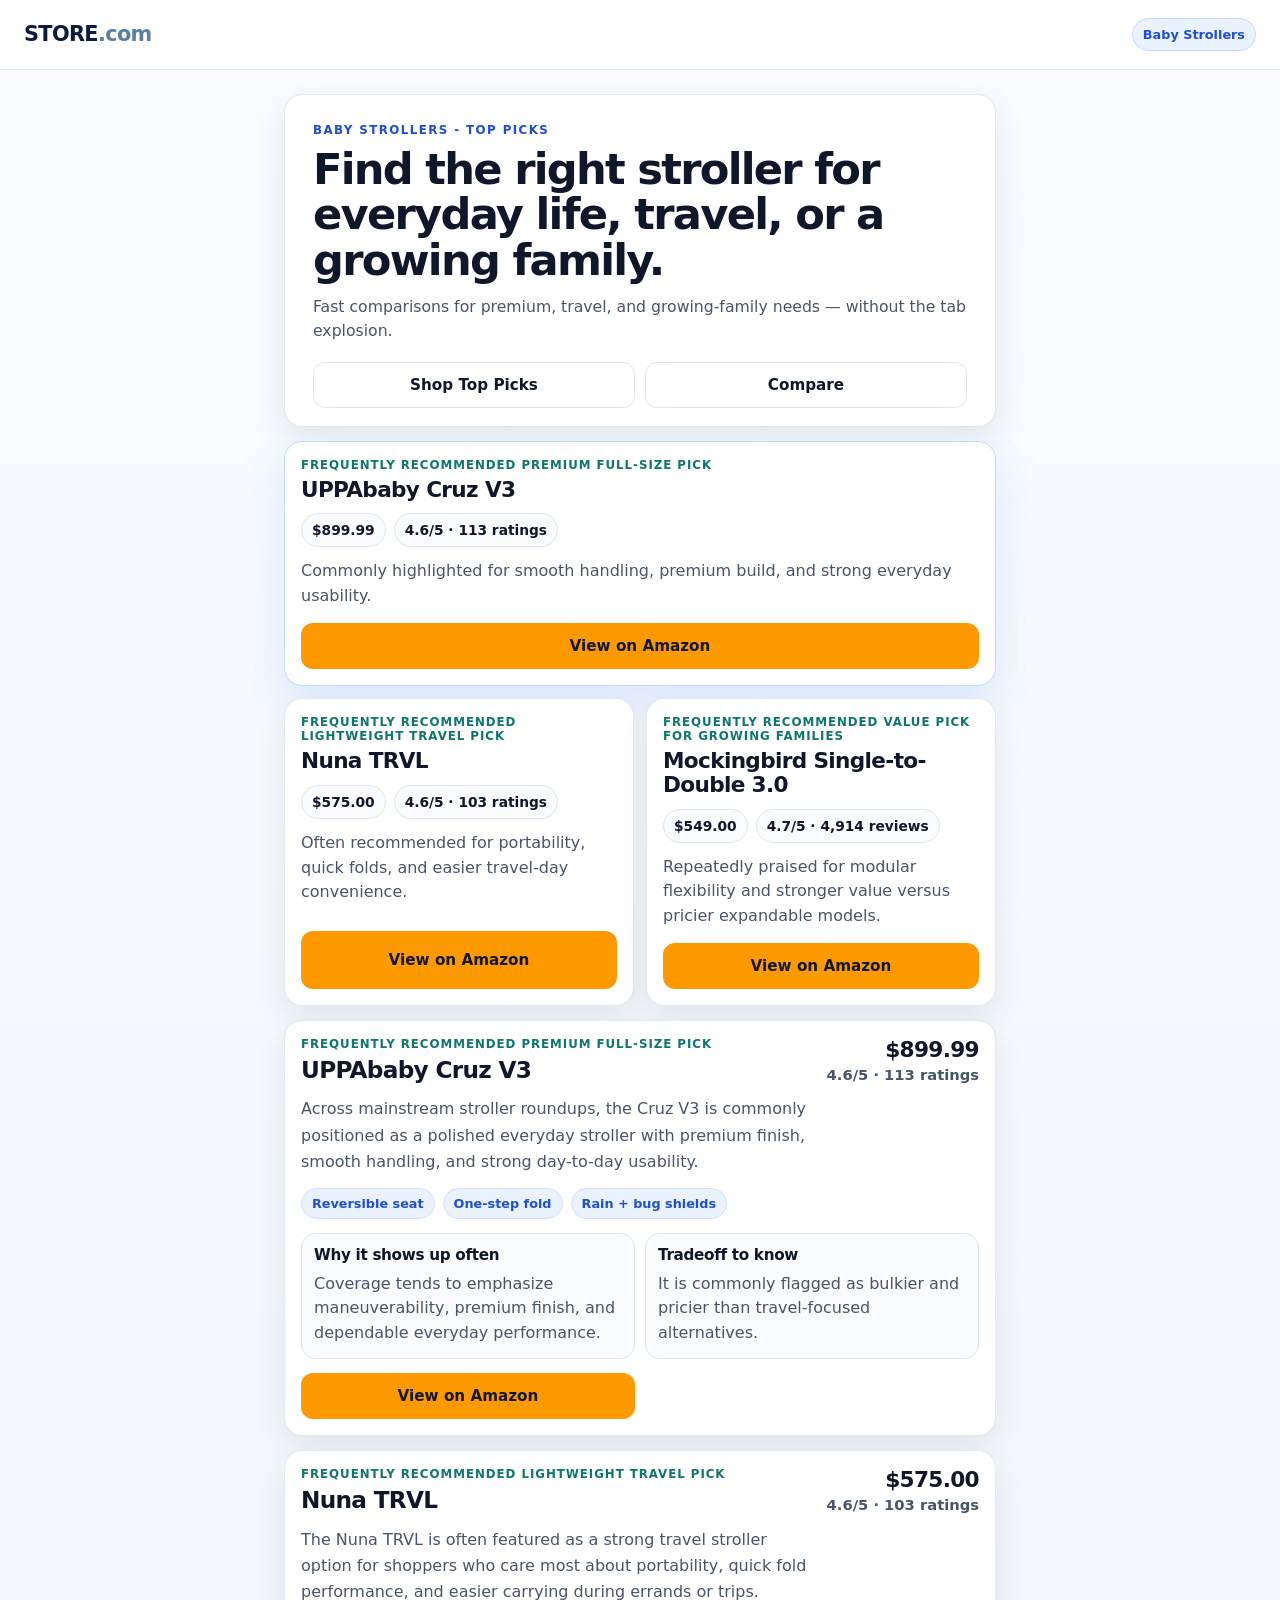
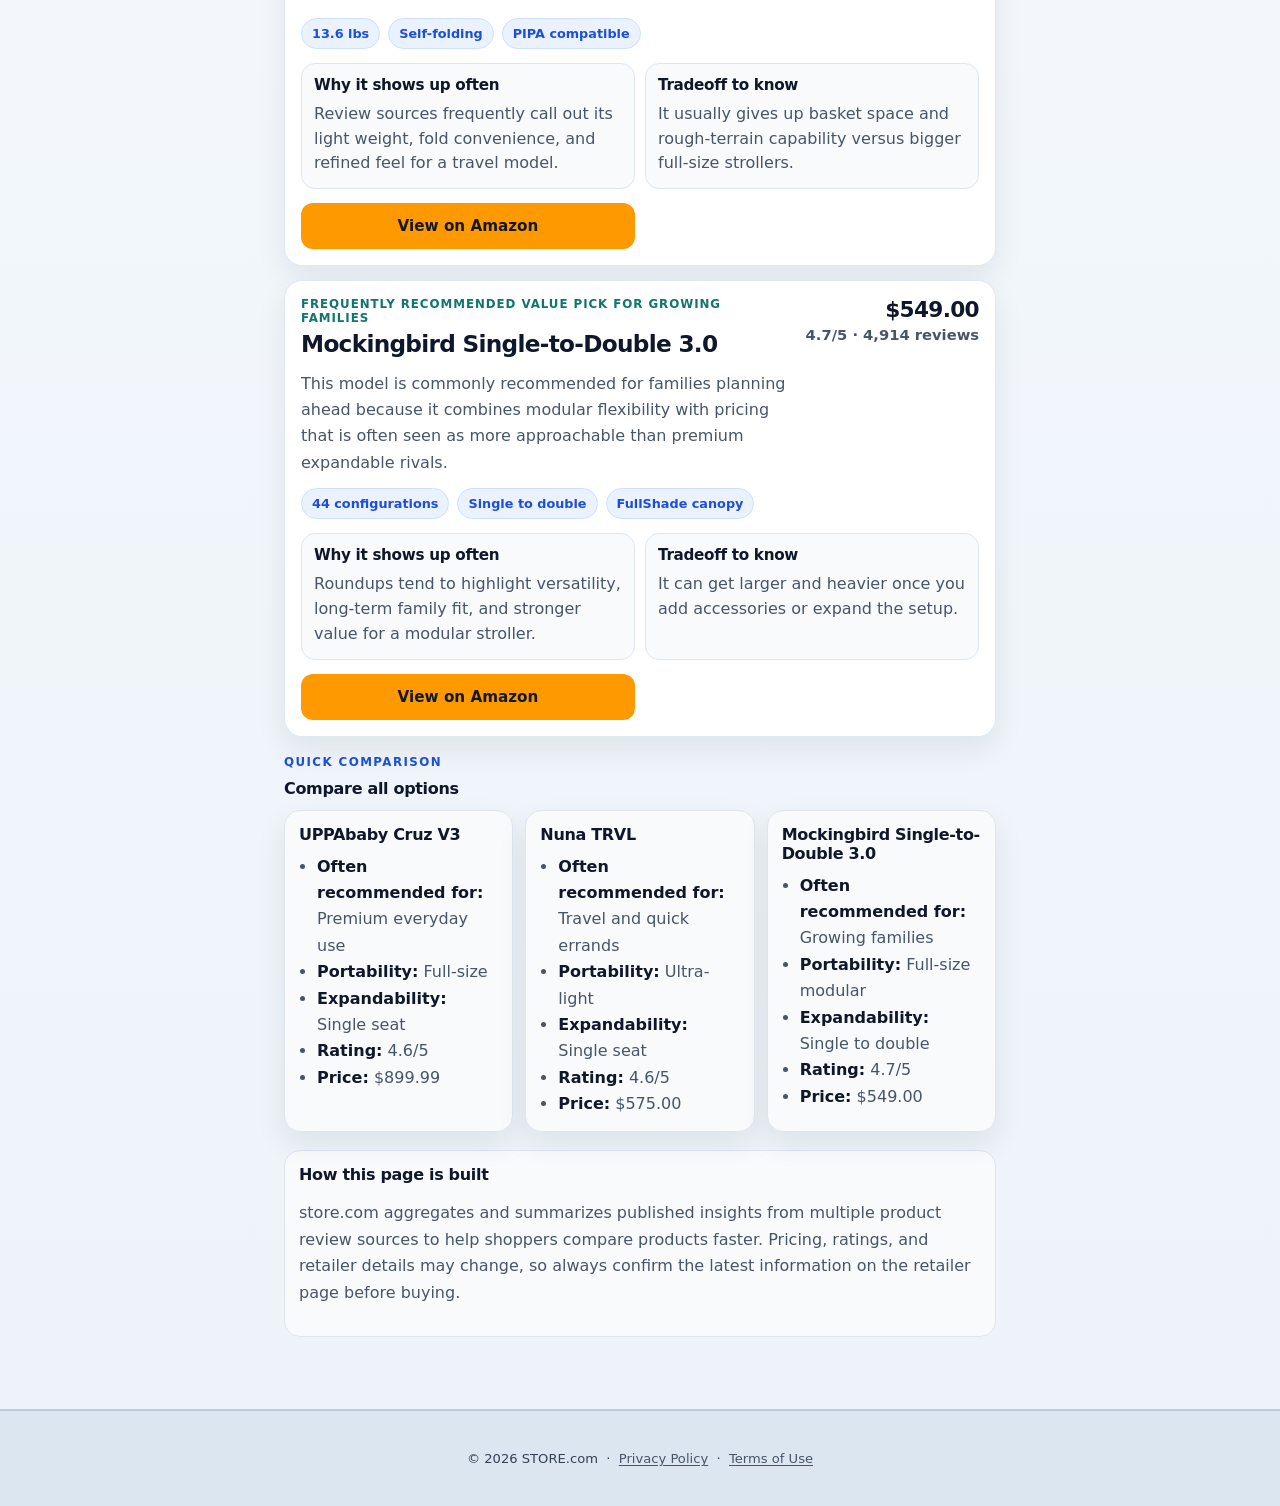
<file: stroller-high-intent.html>
<!DOCTYPE html>
<html lang="en">
<head>
  <meta charset="UTF-8" />
  <meta name="viewport" content="width=device-width, initial-scale=1.0" />
  <title>store.com – Baby Strollers</title>
  <link rel="stylesheet" href="./stroller-experience.css" />
</head>
<body>
  <header class="topbar">
    <a href="./index.html" class="brand"><span class="brand-store">STORE</span><span class="brand-tld">.com</span></a>
    <span class="state-pill">Baby Strollers</span>
  </header>

  <main class="page-shell high-intent-page">
    <section class="hero-card hero-card-tight">
      <p class="eyebrow">Baby Strollers - Top picks</p>
      <h1>Find the right stroller for everyday life, travel, or a growing family.</h1>
      <p class="hero-subtext">Fast comparisons for premium, travel, and growing-family needs — without the tab explosion.</p>
      <div class="hero-actions hero-actions-inline">
        <a href="#quickPicks" class="btn btn-secondary">Shop Top Picks</a>
        <a href="#comparison" class="btn btn-secondary">Compare</a>
      </div>
    </section>

    <section class="quick-picks" id="quickPicks">
      <article class="quick-pick featured">
        <div class="quick-pick-copy">
          <p class="product-kicker">Frequently recommended premium full-size pick</p>
          <h2>UPPAbaby Cruz V3</h2>
          <div class="quick-meta">
            <span class="price-tag">$899.99</span>
            <span class="rating-tag">4.6/5 · 113 ratings</span>
          </div>
          <p class="quick-summary">Commonly highlighted for smooth handling, premium build, and strong everyday usability.</p>
        </div>
        <a href="#" class="btn btn-primary btn-amazon quick-cta">View on Amazon</a>
      </article>

      <div class="quick-grid">
        <article class="quick-pick compact">
          <div class="quick-pick-copy">
            <p class="product-kicker">Frequently recommended lightweight travel pick</p>
            <h2>Nuna TRVL</h2>
            <div class="quick-meta">
              <span class="price-tag">$575.00</span>
              <span class="rating-tag">4.6/5 · 103 ratings</span>
            </div>
            <p class="quick-summary">Often recommended for portability, quick folds, and easier travel-day convenience.</p>
          </div>
          <a href="#" class="btn btn-primary btn-amazon quick-cta">View on Amazon</a>
        </article>

        <article class="quick-pick compact">
          <div class="quick-pick-copy">
            <p class="product-kicker">Frequently recommended value pick for growing families</p>
            <h2>Mockingbird Single-to-Double 3.0</h2>
            <div class="quick-meta">
              <span class="price-tag">$549.00</span>
              <span class="rating-tag">4.7/5 · 4,914 reviews</span>
            </div>
            <p class="quick-summary">Repeatedly praised for modular flexibility and stronger value versus pricier expandable models.</p>
          </div>
          <a href="#" class="btn btn-primary btn-amazon quick-cta">View on Amazon</a>
        </article>
      </div>
    </section>

    <section class="products products-fast" id="products">
      <article class="product-card product-card-fast">
        <div class="product-top product-top-fast">
          <div>
            <p class="product-kicker">Frequently recommended premium full-size pick</p>
            <h2>UPPAbaby Cruz V3</h2>
            <p class="product-summary">Across mainstream stroller roundups, the Cruz V3 is commonly positioned as a polished everyday stroller with premium finish, smooth handling, and strong day-to-day usability.</p>
          </div>
          <div class="price-block">
            <div class="price">$899.99</div>
            <div class="rating">4.6/5 · 113 ratings</div>
          </div>
        </div>

        <div class="chip-row compact-row">
          <span class="chip">Reversible seat</span>
          <span class="chip">One-step fold</span>
          <span class="chip">Rain + bug shields</span>
        </div>

        <div class="fast-highlights">
          <div class="mini-box">
            <h3>Why it shows up often</h3>
            <p>Coverage tends to emphasize maneuverability, premium finish, and dependable everyday performance.</p>
          </div>
          <div class="mini-box">
            <h3>Tradeoff to know</h3>
            <p>It is commonly flagged as bulkier and pricier than travel-focused alternatives.</p>
          </div>
        </div>

        <div class="card-actions card-actions-fast">
          <a href="#" class="btn btn-primary btn-amazon">View on Amazon</a>
        </div>
      </article>

      <article class="product-card product-card-fast">
        <div class="product-top product-top-fast">
          <div>
            <p class="product-kicker">Frequently recommended lightweight travel pick</p>
            <h2>Nuna TRVL</h2>
            <p class="product-summary">The Nuna TRVL is often featured as a strong travel stroller option for shoppers who care most about portability, quick fold performance, and easier carrying during errands or trips.</p>
          </div>
          <div class="price-block">
            <div class="price">$575.00</div>
            <div class="rating">4.6/5 · 103 ratings</div>
          </div>
        </div>

        <div class="chip-row compact-row">
          <span class="chip">13.6 lbs</span>
          <span class="chip">Self-folding</span>
          <span class="chip">PIPA compatible</span>
        </div>

        <div class="fast-highlights">
          <div class="mini-box">
            <h3>Why it shows up often</h3>
            <p>Review sources frequently call out its light weight, fold convenience, and refined feel for a travel model.</p>
          </div>
          <div class="mini-box">
            <h3>Tradeoff to know</h3>
            <p>It usually gives up basket space and rough-terrain capability versus bigger full-size strollers.</p>
          </div>
        </div>

        <div class="card-actions card-actions-fast">
          <a href="#" class="btn btn-primary btn-amazon">View on Amazon</a>
        </div>
      </article>

      <article class="product-card product-card-fast">
        <div class="product-top product-top-fast">
          <div>
            <p class="product-kicker">Frequently recommended value pick for growing families</p>
            <h2>Mockingbird Single-to-Double 3.0</h2>
            <p class="product-summary">This model is commonly recommended for families planning ahead because it combines modular flexibility with pricing that is often seen as more approachable than premium expandable rivals.</p>
          </div>
          <div class="price-block">
            <div class="price">$549.00</div>
            <div class="rating">4.7/5 · 4,914 reviews</div>
          </div>
        </div>

        <div class="chip-row compact-row">
          <span class="chip">44 configurations</span>
          <span class="chip">Single to double</span>
          <span class="chip">FullShade canopy</span>
        </div>

        <div class="fast-highlights">
          <div class="mini-box">
            <h3>Why it shows up often</h3>
            <p>Roundups tend to highlight versatility, long-term family fit, and stronger value for a modular stroller.</p>
          </div>
          <div class="mini-box">
            <h3>Tradeoff to know</h3>
            <p>It can get larger and heavier once you add accessories or expand the setup.</p>
          </div>
        </div>

        <div class="card-actions card-actions-fast">
          <a href="#" class="btn btn-primary btn-amazon">View on Amazon</a>
        </div>
      </article>
    </section>

    <section class="comparison" id="comparison">
      <div class="section-head">
        <p class="eyebrow">Quick comparison</p>
        <h2>Compare all options</h2>
      </div>

      <div class="comparison-cards">
        <article class="compare-card">
          <h3>UPPAbaby Cruz V3</h3>
          <ul>
            <li><strong>Often recommended for:</strong> Premium everyday use</li>
            <li><strong>Portability:</strong> Full-size</li>
            <li><strong>Expandability:</strong> Single seat</li>
            <li><strong>Rating:</strong> 4.6/5</li>
            <li><strong>Price:</strong> $899.99</li>
          </ul>
        </article>

        <article class="compare-card">
          <h3>Nuna TRVL</h3>
          <ul>
            <li><strong>Often recommended for:</strong> Travel and quick errands</li>
            <li><strong>Portability:</strong> Ultra-light</li>
            <li><strong>Expandability:</strong> Single seat</li>
            <li><strong>Rating:</strong> 4.6/5</li>
            <li><strong>Price:</strong> $575.00</li>
          </ul>
        </article>

        <article class="compare-card">
          <h3>Mockingbird Single-to-Double 3.0</h3>
          <ul>
            <li><strong>Often recommended for:</strong> Growing families</li>
            <li><strong>Portability:</strong> Full-size modular</li>
            <li><strong>Expandability:</strong> Single to double</li>
            <li><strong>Rating:</strong> 4.7/5</li>
            <li><strong>Price:</strong> $549.00</li>
          </ul>
        </article>
      </div>
    </section>

    <section class="detail-box" style="margin-top: 18px;">
      <h3>How this page is built</h3>
      <p>
        store.com aggregates and summarizes published insights from multiple product review sources to help shoppers compare products faster. Pricing, ratings, and retailer details may change, so always confirm the latest information on the retailer page before buying.
      </p>
    </section>
  </main>

  <footer class="site-footer">
    <p>© 2026 STORE.com &nbsp;·&nbsp; <a href="./privacy-policy.html">Privacy Policy</a> &nbsp;·&nbsp; <a href="./terms.html">Terms of Use</a></p>

  </footer>

</body>
</html>
</file>
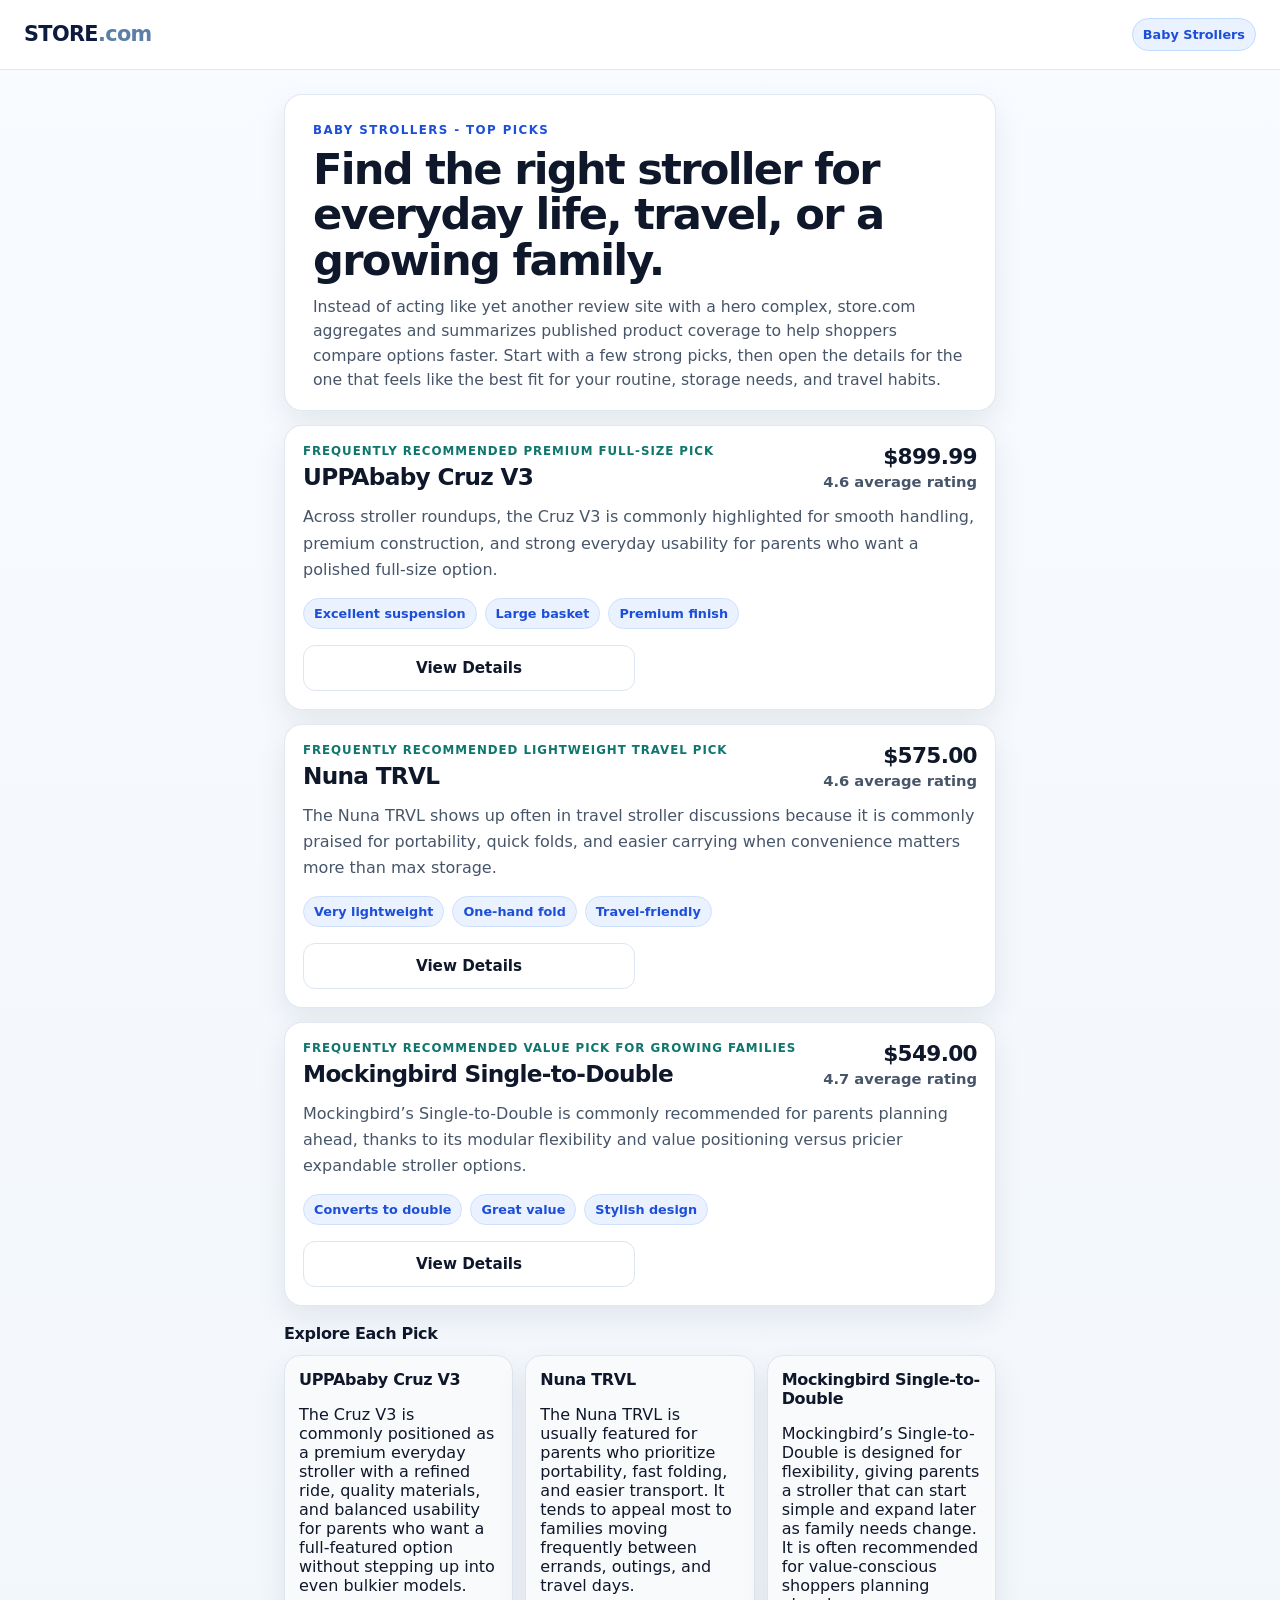
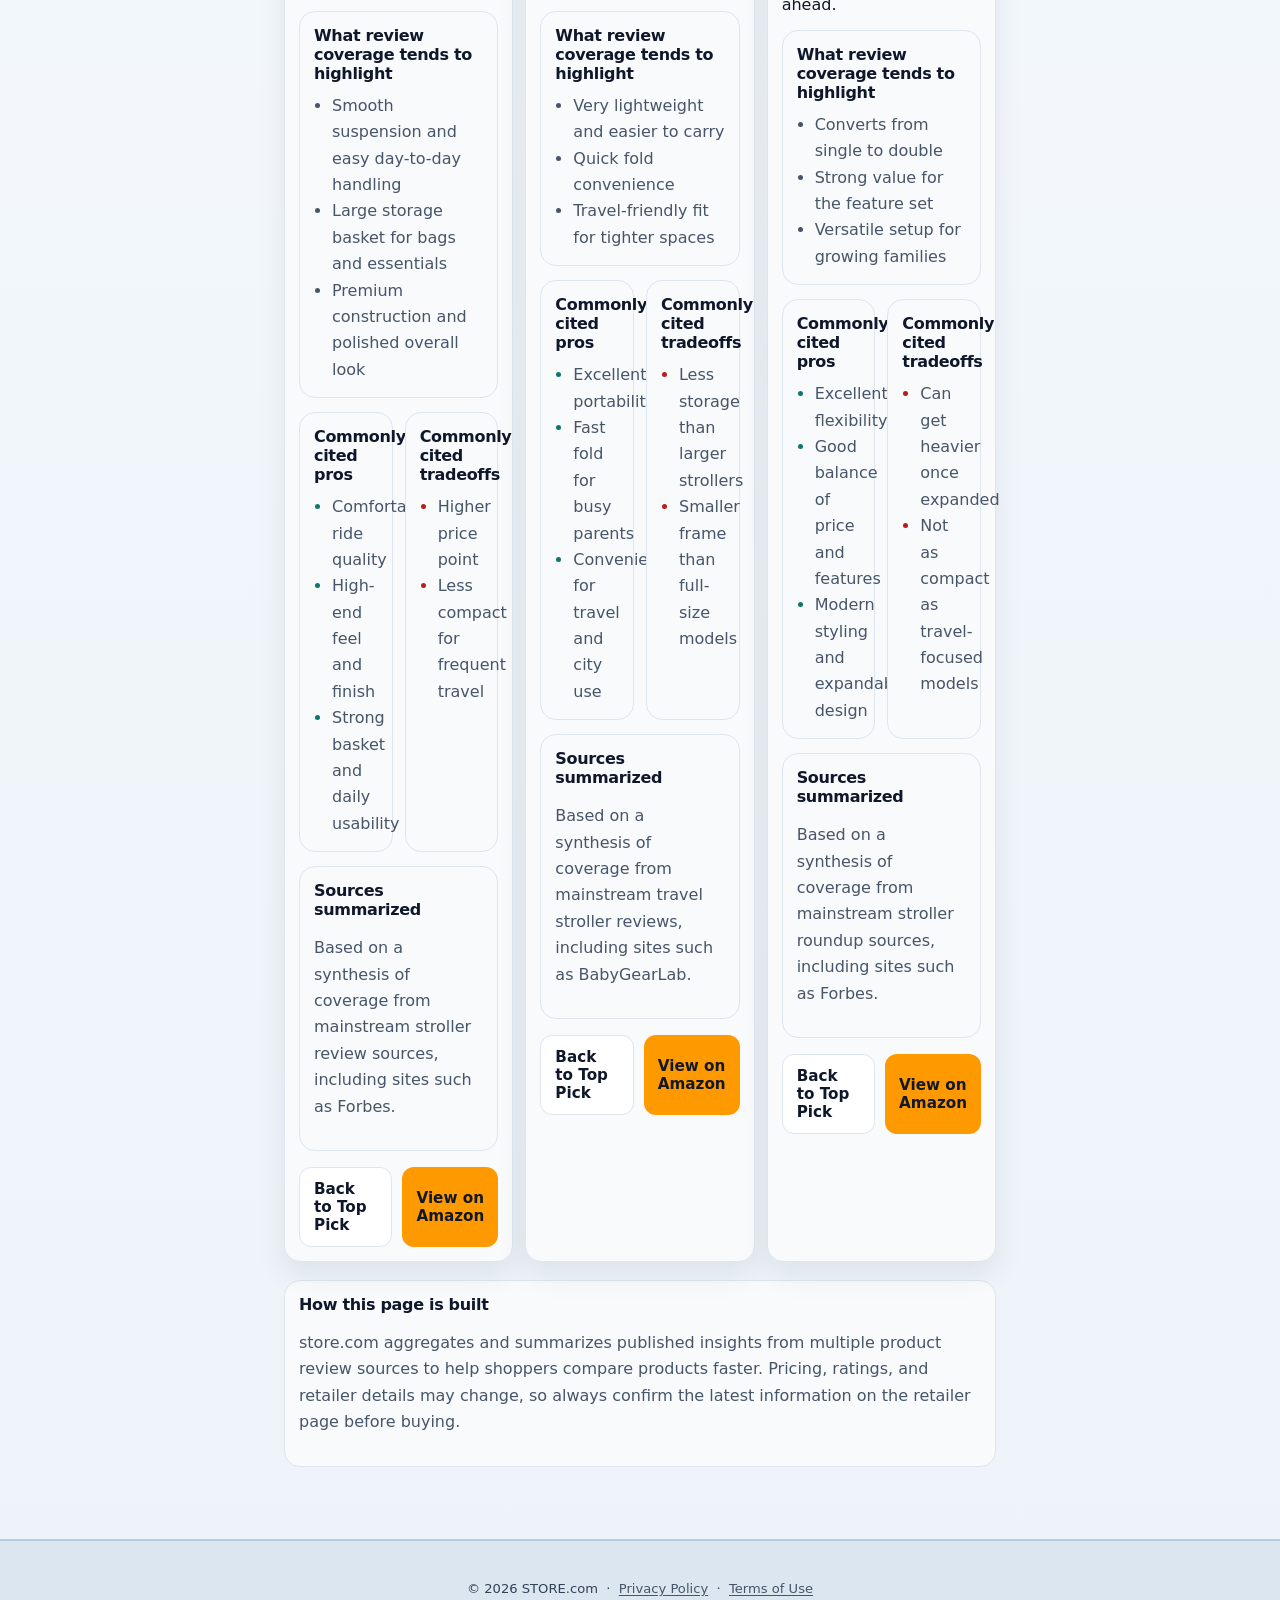
<file: stroller-low-intent.html>
<!DOCTYPE html>
<html lang="en">
<head>
  <meta charset="UTF-8" />
  <meta name="viewport" content="width=device-width, initial-scale=1.0" />
  <title>store.com – Baby Strollers</title>
  <link rel="stylesheet" href="./stroller-experience.css" />
</head>

<body>
  <header class="topbar">
    <a href="./index.html" class="brand"><span class="brand-store">STORE</span><span class="brand-tld">.com</span></a>
    <span class="state-pill">Baby Strollers</span>
  </header>

  <main class="page-shell">
	<section class="hero-card hero-card-tight">
      <p class="eyebrow">Baby Strollers - Top picks</p>
      <h1>Find the right stroller for everyday life, travel, or a growing family.</h1>
      <p class="hero-subtext">Instead of acting like yet another review site with a hero complex, store.com aggregates and summarizes published product coverage to help shoppers compare options faster.
          Start with a few strong picks, then open the details for the one that feels like the best fit for your routine, storage needs, and travel habits.</p>
	</section>
    <section class="products">

      <article class="product-card" id="cruz-card">
        <div class="product-top">
          <div>
            <p class="product-kicker">Frequently recommended premium full-size pick</p>
            <h2>UPPAbaby Cruz V3</h2>
          </div>
          <div class="price-block">
            <div class="price">$899.99</div>
            <div class="rating">4.6 average rating</div>
          </div>
        </div>

        <p class="product-summary">
          Across stroller roundups, the Cruz V3 is commonly highlighted for smooth handling, premium construction, and strong everyday usability for parents who want a polished full-size option.
        </p>

        <div class="chip-row">
          <span class="chip">Excellent suspension</span>
          <span class="chip">Large basket</span>
          <span class="chip">Premium finish</span>
        </div>

        <div class="card-actions">
          <a href="#cruz-details" class="btn btn-secondary">View Details</a>
        </div>
      </article>

      <article class="product-card" id="trvl-card">
        <div class="product-top">
          <div>
            <p class="product-kicker">Frequently recommended lightweight travel pick</p>
            <h2>Nuna TRVL</h2>
          </div>
          <div class="price-block">
            <div class="price">$575.00</div>
            <div class="rating">4.6 average rating</div>
          </div>
        </div>

        <p class="product-summary">
          The Nuna TRVL shows up often in travel stroller discussions because it is commonly praised for portability, quick folds, and easier carrying when convenience matters more than max storage.
        </p>

        <div class="chip-row">
          <span class="chip">Very lightweight</span>
          <span class="chip">One-hand fold</span>
          <span class="chip">Travel-friendly</span>
        </div>

        <div class="card-actions">
          <a href="#trvl-details" class="btn btn-secondary">View Details</a>
        </div>
      </article>

      <article class="product-card" id="mockingbird-card">
        <div class="product-top">
          <div>
            <p class="product-kicker">Frequently recommended value pick for growing families</p>
            <h2>Mockingbird Single-to-Double</h2>
          </div>
          <div class="price-block">
            <div class="price">$549.00</div>
            <div class="rating">4.7 average rating</div>
          </div>
        </div>

        <p class="product-summary">
          Mockingbird’s Single-to-Double is commonly recommended for parents planning ahead, thanks to its modular flexibility and value positioning versus pricier expandable stroller options.
        </p>

        <div class="chip-row">
          <span class="chip">Converts to double</span>
          <span class="chip">Great value</span>
          <span class="chip">Stylish design</span>
        </div>

        <div class="card-actions">
          <a href="#mockingbird-details" class="btn btn-secondary">View Details</a>
        </div>
      </article>

    </section>

    <section class="comparison">
      <div class="section-head">
        <h2>Explore Each Pick</h2>
      </div>

      <div class="comparison-cards">

        <article class="compare-card" id="cruz-details">
          <h3>UPPAbaby Cruz V3</h3>
          <p>
            The Cruz V3 is commonly positioned as a premium everyday stroller with a refined ride, quality materials,
            and balanced usability for parents who want a full-featured option without stepping up into even bulkier models.
          </p>

          <div class="detail-box">
            <h3>What review coverage tends to highlight</h3>
            <ul>
              <li>Smooth suspension and easy day-to-day handling</li>
              <li>Large storage basket for bags and essentials</li>
              <li>Premium construction and polished overall look</li>
            </ul>
          </div>

          <div class="pros-cons">
            <div>
              <h3>Commonly cited pros</h3>
              <ul class="pro-list">
                <li>Comfortable ride quality</li>
                <li>High-end feel and finish</li>
                <li>Strong basket and daily usability</li>
              </ul>
            </div>
            <div>
              <h3>Commonly cited tradeoffs</h3>
              <ul class="con-list">
                <li>Higher price point</li>
                <li>Less compact for frequent travel</li>
              </ul>
            </div>
          </div>

          <div class="detail-box">
            <h3>Sources summarized</h3>
            <p>
              Based on a synthesis of coverage from mainstream stroller review sources, including sites such as Forbes.
            </p>
          </div>

          <div class="card-actions">
            <a href="#cruz-card" class="btn btn-secondary">Back to Top Pick</a>
            <a href="#" class="btn btn-primary btn-amazon">View on Amazon</a>
          </div>
        </article>

        <article class="compare-card" id="trvl-details">
          <h3>Nuna TRVL</h3>
          <p>
            The Nuna TRVL is usually featured for parents who prioritize portability, fast folding, and easier transport.
            It tends to appeal most to families moving frequently between errands, outings, and travel days.
          </p>

          <div class="detail-box">
            <h3>What review coverage tends to highlight</h3>
            <ul>
              <li>Very lightweight and easier to carry</li>
              <li>Quick fold convenience</li>
              <li>Travel-friendly fit for tighter spaces</li>
            </ul>
          </div>

          <div class="pros-cons">
            <div>
              <h3>Commonly cited pros</h3>
              <ul class="pro-list">
                <li>Excellent portability</li>
                <li>Fast fold for busy parents</li>
                <li>Convenient for travel and city use</li>
              </ul>
            </div>
            <div>
              <h3>Commonly cited tradeoffs</h3>
              <ul class="con-list">
                <li>Less storage than larger strollers</li>
                <li>Smaller frame than full-size models</li>
              </ul>
            </div>
          </div>

          <div class="detail-box">
            <h3>Sources summarized</h3>
            <p>
              Based on a synthesis of coverage from mainstream travel stroller reviews, including sites such as BabyGearLab.
            </p>
          </div>

          <div class="card-actions">
            <a href="#trvl-card" class="btn btn-secondary">Back to Top Pick</a>
            <a href="#" class="btn btn-primary btn-amazon">View on Amazon</a>
          </div>
        </article>

        <article class="compare-card" id="mockingbird-details">
          <h3>Mockingbird Single-to-Double</h3>
          <p>
            Mockingbird’s Single-to-Double is designed for flexibility, giving parents a stroller that can start simple
            and expand later as family needs change. It is often recommended for value-conscious shoppers planning ahead.
          </p>

          <div class="detail-box">
            <h3>What review coverage tends to highlight</h3>
            <ul>
              <li>Converts from single to double</li>
              <li>Strong value for the feature set</li>
              <li>Versatile setup for growing families</li>
            </ul>
          </div>

          <div class="pros-cons">
            <div>
              <h3>Commonly cited pros</h3>
              <ul class="pro-list">
                <li>Excellent flexibility</li>
                <li>Good balance of price and features</li>
                <li>Modern styling and expandable design</li>
              </ul>
            </div>
            <div>
              <h3>Commonly cited tradeoffs</h3>
              <ul class="con-list">
                <li>Can get heavier once expanded</li>
                <li>Not as compact as travel-focused models</li>
              </ul>
            </div>
          </div>

          <div class="detail-box">
            <h3>Sources summarized</h3>
            <p>
              Based on a synthesis of coverage from mainstream stroller roundup sources, including sites such as Forbes.
            </p>
          </div>

          <div class="card-actions">
            <a href="#mockingbird-card" class="btn btn-secondary">Back to Top Pick</a>
            <a href="#" class="btn btn-primary btn-amazon">View on Amazon</a>
          </div>
        </article>

      </div>
    </section>

    <section class="detail-box" style="margin-top: 18px;">
      <h3>How this page is built</h3>
      <p>
        store.com aggregates and summarizes published insights from multiple product review sources to help shoppers compare products faster. Pricing, ratings, and retailer details may change, so always confirm the latest information on the retailer page before buying.
      </p>
    </section>

  </main>

  <footer class="site-footer">
    <p>© 2026 STORE.com &nbsp;·&nbsp; <a href="./privacy-policy.html">Privacy Policy</a> &nbsp;·&nbsp; <a href="./terms.html">Terms of Use</a></p>

  </footer>

</body>
</html>
</file>
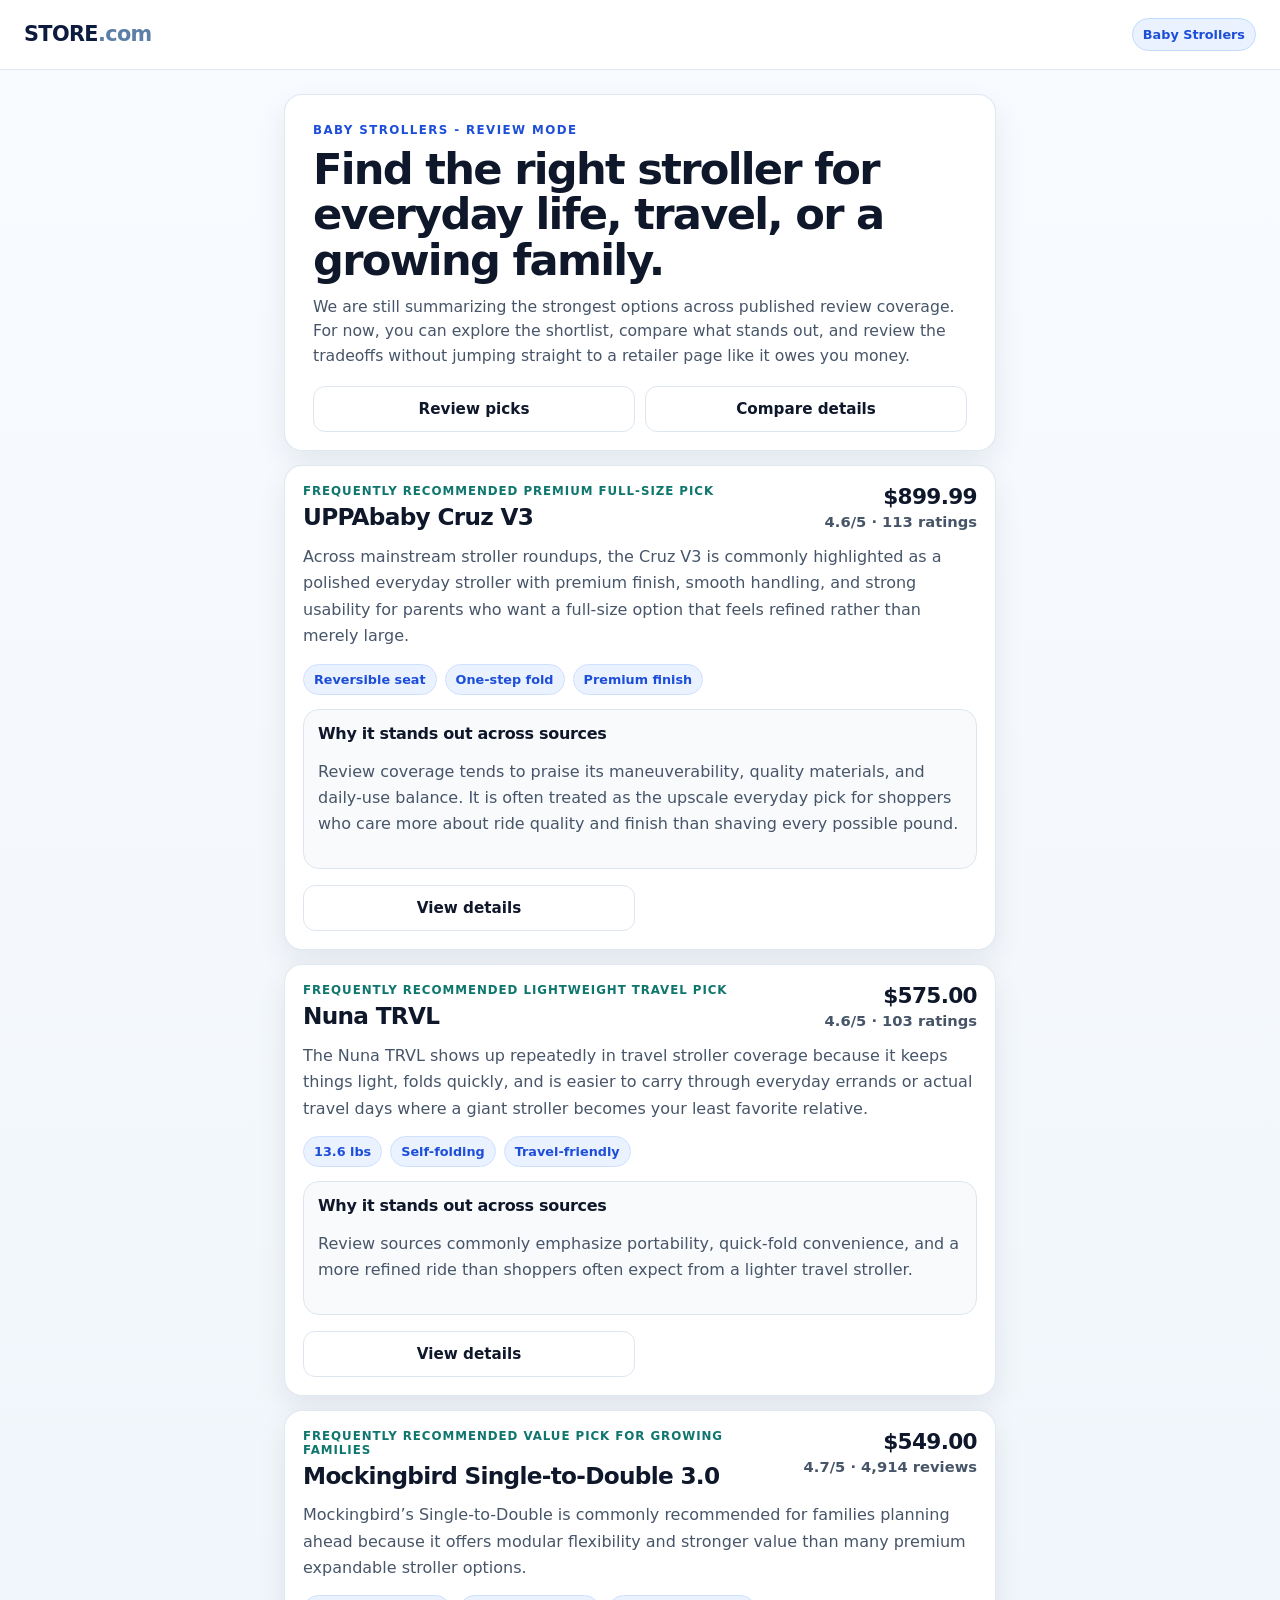
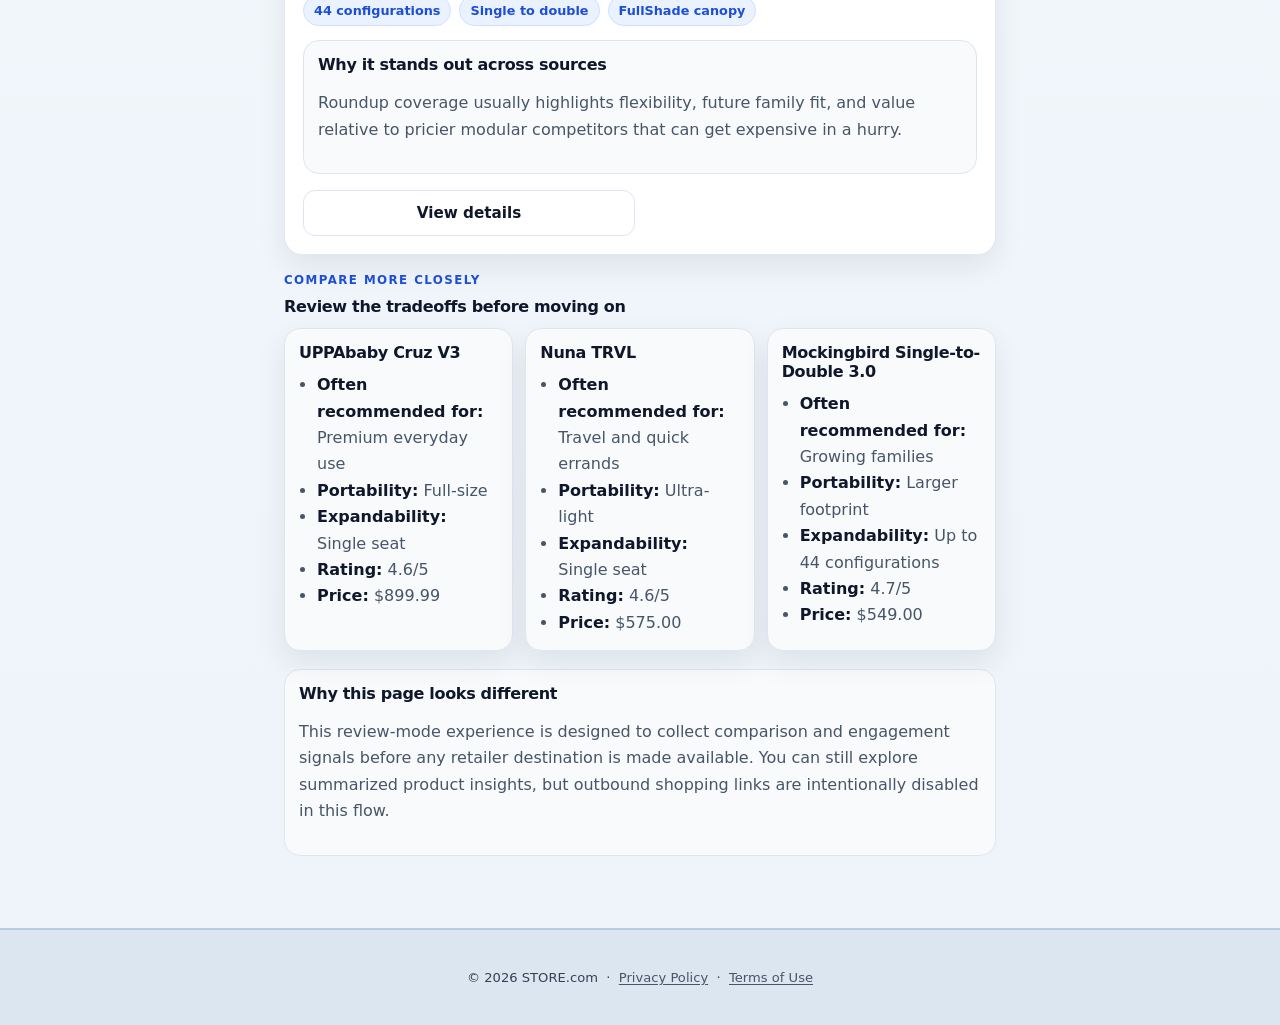
<file: stroller-quarantine.html>
<!DOCTYPE html>
<html lang="en">
<head>
  <meta charset="UTF-8" />
  <meta name="viewport" content="width=device-width, initial-scale=1.0" />
  <title>store.com – Baby Strollers</title>
  <link rel="stylesheet" href="./stroller-experience.css" />
</head>
<body>
  <header class="topbar">
    <a href="./index.html" class="brand"><span class="brand-store">STORE</span><span class="brand-tld">.com</span></a>
    <span class="state-pill">Baby Strollers</span>
  </header>

  <main class="page-shell">
    <section class="hero-card hero-card-tight">
      <p class="eyebrow">Baby Strollers - Review mode</p>
      <h1>Find the right stroller for everyday life, travel, or a growing family.</h1>
      <p class="hero-subtext">
        We are still summarizing the strongest options across published review coverage.
        For now, you can explore the shortlist, compare what stands out, and review the tradeoffs
        without jumping straight to a retailer page like it owes you money.
      </p>
      <div class="hero-actions hero-actions-inline">
        <a href="#products" class="btn btn-secondary">Review picks</a>
        <a href="#comparison" class="btn btn-secondary">Compare details</a>
      </div>
    </section>

    <section class="products" id="products">
      <article class="product-card">
        <div class="product-top">
          <div>
            <p class="product-kicker">Frequently recommended premium full-size pick</p>
            <h2>UPPAbaby Cruz V3</h2>
          </div>
          <div class="price-block">
            <div class="price">$899.99</div>
            <div class="rating">4.6/5 · 113 ratings</div>
          </div>
        </div>

        <p class="product-summary">
          Across mainstream stroller roundups, the Cruz V3 is commonly highlighted as a polished
          everyday stroller with premium finish, smooth handling, and strong usability for parents
          who want a full-size option that feels refined rather than merely large.
        </p>

        <div class="chip-row">
          <span class="chip">Reversible seat</span>
          <span class="chip">One-step fold</span>
          <span class="chip">Premium finish</span>
        </div>

        <section class="detail-box">
          <h3>Why it stands out across sources</h3>
          <p>
            Review coverage tends to praise its maneuverability, quality materials, and daily-use balance.
            It is often treated as the upscale everyday pick for shoppers who care more about ride quality
            and finish than shaving every possible pound.
          </p>
        </section>

        <div class="card-actions">
          <a href="#cruz-details" class="btn btn-secondary">View details</a>
        </div>
      </article>

      <article class="product-card">
        <div class="product-top">
          <div>
            <p class="product-kicker">Frequently recommended lightweight travel pick</p>
            <h2>Nuna TRVL</h2>
          </div>
          <div class="price-block">
            <div class="price">$575.00</div>
            <div class="rating">4.6/5 · 103 ratings</div>
          </div>
        </div>

        <p class="product-summary">
          The Nuna TRVL shows up repeatedly in travel stroller coverage because it keeps things light,
          folds quickly, and is easier to carry through everyday errands or actual travel days where a
          giant stroller becomes your least favorite relative.
        </p>

        <div class="chip-row">
          <span class="chip">13.6 lbs</span>
          <span class="chip">Self-folding</span>
          <span class="chip">Travel-friendly</span>
        </div>

        <section class="detail-box">
          <h3>Why it stands out across sources</h3>
          <p>
            Review sources commonly emphasize portability, quick-fold convenience, and a more refined ride
            than shoppers often expect from a lighter travel stroller.
          </p>
        </section>

        <div class="card-actions">
          <a href="#trvl-details" class="btn btn-secondary">View details</a>
        </div>
      </article>

      <article class="product-card">
        <div class="product-top">
          <div>
            <p class="product-kicker">Frequently recommended value pick for growing families</p>
            <h2>Mockingbird Single-to-Double 3.0</h2>
          </div>
          <div class="price-block">
            <div class="price">$549.00</div>
            <div class="rating">4.7/5 · 4,914 reviews</div>
          </div>
        </div>

        <p class="product-summary">
          Mockingbird’s Single-to-Double is commonly recommended for families planning ahead because it offers
          modular flexibility and stronger value than many premium expandable stroller options.
        </p>

        <div class="chip-row">
          <span class="chip">44 configurations</span>
          <span class="chip">Single to double</span>
          <span class="chip">FullShade canopy</span>
        </div>

        <section class="detail-box">
          <h3>Why it stands out across sources</h3>
          <p>
            Roundup coverage usually highlights flexibility, future family fit, and value relative to pricier
            modular competitors that can get expensive in a hurry.
          </p>
        </section>

        <div class="card-actions">
          <a href="#mockingbird-details" class="btn btn-secondary">View details</a>
        </div>
      </article>
    </section>

    <section class="comparison" id="comparison">
      <div class="section-head">
        <p class="eyebrow">Compare more closely</p>
        <h2>Review the tradeoffs before moving on</h2>
      </div>

      <div class="comparison-cards">
        <article class="compare-card" id="cruz-details">
          <h3>UPPAbaby Cruz V3</h3>
          <ul>
            <li><strong>Often recommended for:</strong> Premium everyday use</li>
            <li><strong>Portability:</strong> Full-size</li>
            <li><strong>Expandability:</strong> Single seat</li>
            <li><strong>Rating:</strong> 4.6/5</li>
            <li><strong>Price:</strong> $899.99</li>
          </ul>
        </article>

        <article class="compare-card" id="trvl-details">
          <h3>Nuna TRVL</h3>
          <ul>
            <li><strong>Often recommended for:</strong> Travel and quick errands</li>
            <li><strong>Portability:</strong> Ultra-light</li>
            <li><strong>Expandability:</strong> Single seat</li>
            <li><strong>Rating:</strong> 4.6/5</li>
            <li><strong>Price:</strong> $575.00</li>
          </ul>
        </article>

        <article class="compare-card" id="mockingbird-details">
          <h3>Mockingbird Single-to-Double 3.0</h3>
          <ul>
            <li><strong>Often recommended for:</strong> Growing families</li>
            <li><strong>Portability:</strong> Larger footprint</li>
            <li><strong>Expandability:</strong> Up to 44 configurations</li>
            <li><strong>Rating:</strong> 4.7/5</li>
            <li><strong>Price:</strong> $549.00</li>
          </ul>
        </article>
      </div>
    </section>

    <section class="detail-box" style="margin-top: 18px;">
      <h3>Why this page looks different</h3>
      <p>
        This review-mode experience is designed to collect comparison and engagement signals before any retailer
        destination is made available. You can still explore summarized product insights, but outbound shopping
        links are intentionally disabled in this flow.
      </p>
    </section>
  </main>

  <footer class="site-footer">
    <p>© 2026 STORE.com &nbsp;·&nbsp; <a href="./privacy-policy.html">Privacy Policy</a> &nbsp;·&nbsp; <a href="./terms.html">Terms of Use</a></p>

  </footer>

</body>
</html>
</file>
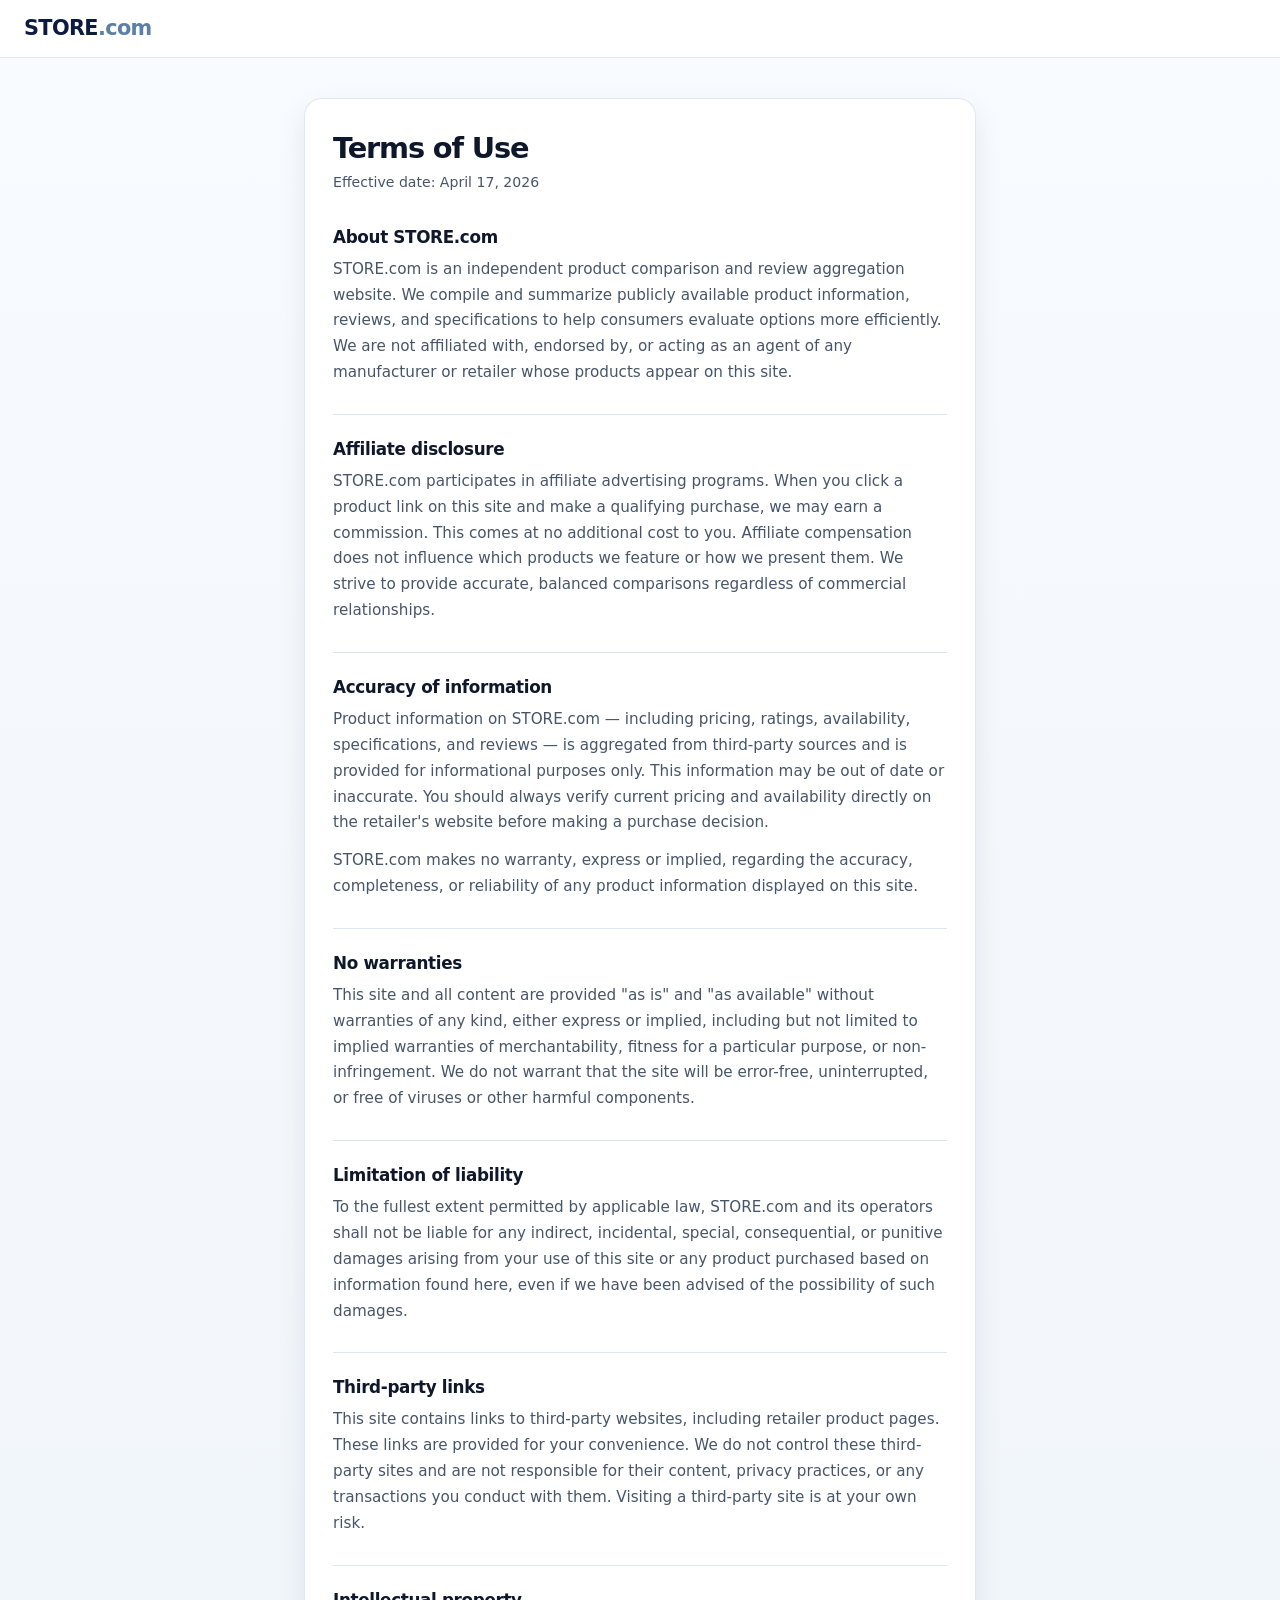
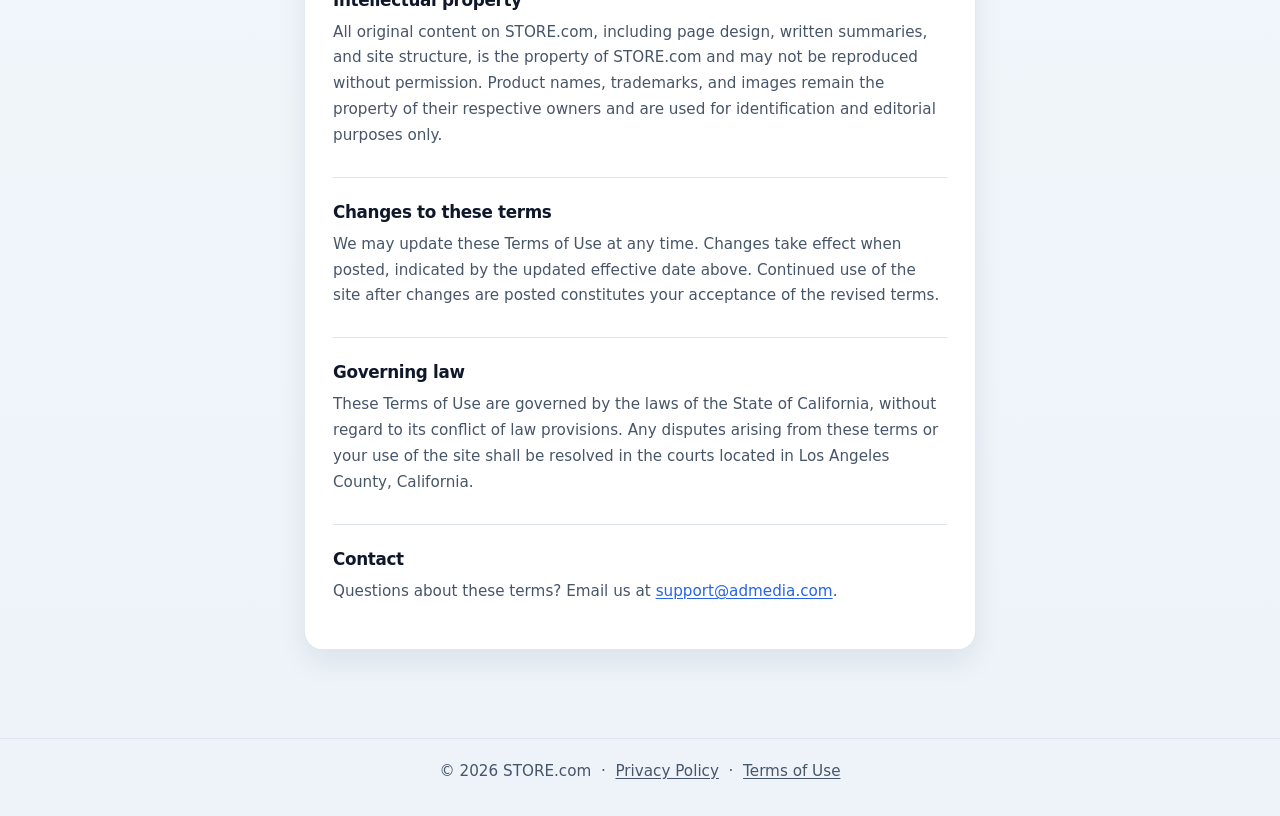
<file: terms.html>
<!DOCTYPE html>
<html lang="en">
<head>
  <meta charset="UTF-8" />
  <meta name="viewport" content="width=device-width, initial-scale=1.0" />
  <title>Terms of Use – STORE.com</title>
  <style>
    :root {
      --surface: #ffffff;
      --text: #0f172a;
      --muted: #475569;
      --line: #dde6f0;
      --brand: #2563eb;
      --brand-strong: #1d4ed8;
      --shadow: 0 12px 30px rgba(15, 23, 42, 0.08);
      --radius: 18px;
    }

    * { box-sizing: border-box; }

    body {
      margin: 0;
      font-family: Inter, ui-sans-serif, system-ui, -apple-system, BlinkMacSystemFont, "Segoe UI", sans-serif;
      background: linear-gradient(180deg, #f8fbff 0%, #edf3f9 100%);
      color: var(--text);
    }

    a { color: var(--brand); text-decoration: underline; text-underline-offset: 2px; }

    .topbar {
      position: sticky;
      top: 0;
      z-index: 20;
      display: flex;
      align-items: center;
      gap: 12px;
      padding: 14px 16px;
      border-bottom: 1px solid rgba(221, 230, 240, 0.9);
      background: rgba(255, 255, 255, 0.94);
      backdrop-filter: blur(10px);
    }

    .brand {
      display: flex;
      align-items: center;
      font-size: 1.3rem;
      font-weight: 800;
      letter-spacing: -0.03em;
      line-height: 1;
      text-decoration: none;
      color: inherit;
    }

    .brand-store { color: #0d1b3e; }
    .brand-tld { color: #5b7fa6; font-weight: 700; }

    .page-shell {
      padding: 32px 16px;
      max-width: 720px;
      margin: 0 auto;
    }

    .card {
      background: var(--surface);
      border: 1px solid rgba(221, 230, 240, 0.9);
      border-radius: var(--radius);
      box-shadow: var(--shadow);
      padding: 32px 28px;
    }

    .page-title {
      margin: 0 0 6px;
      font-size: 1.8rem;
      letter-spacing: -0.04em;
    }

    .effective-date {
      margin: 0 0 32px;
      color: var(--muted);
      font-size: 0.88rem;
    }

    h2 {
      margin: 28px 0 10px;
      font-size: 1.05rem;
      letter-spacing: -0.02em;
      border-top: 1px solid var(--line);
      padding-top: 24px;
    }

    h2:first-of-type { border-top: none; padding-top: 0; margin-top: 0; }

    p, li {
      color: var(--muted);
      line-height: 1.7;
      font-size: 0.95rem;
      margin: 0 0 12px;
    }

    ul { padding-left: 20px; margin: 0 0 12px; }
    li { margin-bottom: 6px; }

    .site-footer {
      margin-top: 48px;
      padding: 20px 16px;
      border-top: 1px solid var(--line);
      text-align: center;
      color: var(--muted);
      font-size: 0.82rem;
      line-height: 1.6;
    }

    .site-footer a {
      color: var(--muted);
      text-decoration: underline;
      text-underline-offset: 2px;
    }

    .site-footer a:hover { color: var(--text); }

    @media (min-width: 600px) {
      .topbar { padding: 18px 24px; }
      .page-shell { padding: 40px 24px; }
    }
  </style>
</head>
<body>

  <header class="topbar">
    <a href="./index.html" class="brand"><span class="brand-store">STORE</span><span class="brand-tld">.com</span></a>
  </header>

  <div class="page-shell">
    <div class="card">
      <h1 class="page-title">Terms of Use</h1>
      <p class="effective-date">Effective date: April 17, 2026</p>

      <h2>About STORE.com</h2>
      <p>STORE.com is an independent product comparison and review aggregation website. We compile and summarize publicly available product information, reviews, and specifications to help consumers evaluate options more efficiently. We are not affiliated with, endorsed by, or acting as an agent of any manufacturer or retailer whose products appear on this site.</p>

      <h2>Affiliate disclosure</h2>
      <p>STORE.com participates in affiliate advertising programs. When you click a product link on this site and make a qualifying purchase, we may earn a commission. This comes at no additional cost to you. Affiliate compensation does not influence which products we feature or how we present them. We strive to provide accurate, balanced comparisons regardless of commercial relationships.</p>

      <h2>Accuracy of information</h2>
      <p>Product information on STORE.com — including pricing, ratings, availability, specifications, and reviews — is aggregated from third-party sources and is provided for informational purposes only. This information may be out of date or inaccurate. You should always verify current pricing and availability directly on the retailer's website before making a purchase decision.</p>
      <p>STORE.com makes no warranty, express or implied, regarding the accuracy, completeness, or reliability of any product information displayed on this site.</p>

      <h2>No warranties</h2>
      <p>This site and all content are provided "as is" and "as available" without warranties of any kind, either express or implied, including but not limited to implied warranties of merchantability, fitness for a particular purpose, or non-infringement. We do not warrant that the site will be error-free, uninterrupted, or free of viruses or other harmful components.</p>

      <h2>Limitation of liability</h2>
      <p>To the fullest extent permitted by applicable law, STORE.com and its operators shall not be liable for any indirect, incidental, special, consequential, or punitive damages arising from your use of this site or any product purchased based on information found here, even if we have been advised of the possibility of such damages.</p>

      <h2>Third-party links</h2>
      <p>This site contains links to third-party websites, including retailer product pages. These links are provided for your convenience. We do not control these third-party sites and are not responsible for their content, privacy practices, or any transactions you conduct with them. Visiting a third-party site is at your own risk.</p>

      <h2>Intellectual property</h2>
      <p>All original content on STORE.com, including page design, written summaries, and site structure, is the property of STORE.com and may not be reproduced without permission. Product names, trademarks, and images remain the property of their respective owners and are used for identification and editorial purposes only.</p>

      <h2>Changes to these terms</h2>
      <p>We may update these Terms of Use at any time. Changes take effect when posted, indicated by the updated effective date above. Continued use of the site after changes are posted constitutes your acceptance of the revised terms.</p>

      <h2>Governing law</h2>
      <p>These Terms of Use are governed by the laws of the State of California, without regard to its conflict of law provisions. Any disputes arising from these terms or your use of the site shall be resolved in the courts located in Los Angeles County, California.</p>

      <h2>Contact</h2>
      <p>Questions about these terms? Email us at <a href="mailto:support@admedia.com">support@admedia.com</a>.</p>
    </div>
  </div>

  <footer class="site-footer">
    <p>© 2026 STORE.com &nbsp;·&nbsp; <a href="./privacy-policy.html">Privacy Policy</a> &nbsp;·&nbsp; <a href="./terms.html">Terms of Use</a></p>

  </footer>

</body>
</html>
</file>
<file: stroller-experience.css>
:root {
  --bg: #f4f7fb;
  --surface: #ffffff;
  --surface-2: #f8fafc;
  --text: #0f172a;
  --muted: #475569;
  --line: #dde6f0;
  --brand: #2563eb;
  --brand-strong: #1d4ed8;
  --brand-soft: #eaf2ff;
  --good: #0f766e;
  --danger: #b91c1c;
  --shadow: 0 12px 30px rgba(15, 23, 42, 0.08);
  --radius: 18px;
}

* { box-sizing: border-box; }
html { scroll-behavior: smooth; }
body {
  margin: 0;
  font-family: Inter, ui-sans-serif, system-ui, -apple-system, BlinkMacSystemFont, "Segoe UI", sans-serif;
  background: linear-gradient(180deg, #f8fbff 0%, #edf3f9 100%);
  color: var(--text);
}

a { color: inherit; text-decoration: none; }

.topbar {
  position: sticky;
  top: 0;
  z-index: 20;
  display: flex;
  justify-content: space-between;
  align-items: center;
  gap: 12px;
  padding: 14px 16px;
  border-bottom: 1px solid rgba(221, 230, 240, 0.9);
  background: rgba(255, 255, 255, 0.94);
  backdrop-filter: blur(10px);
}

.brand {
  display: flex;
  align-items: center;
  font-size: 1.3rem;
  font-weight: 800;
  letter-spacing: -0.03em;
  line-height: 1;
}

.brand-store {
  color: #0d1b3e;
}

.brand-tld {
  color: #5b7fa6;
  font-weight: 700;
}

.state-pill {
  padding: 8px 10px;
  border-radius: 999px;
  background: var(--brand-soft);
  border: 1px solid #bfdbfe;
  color: var(--brand-strong);
  font-size: 0.8rem;
  font-weight: 700;
  white-space: nowrap;
}

.page-shell {
  padding: 16px;
  max-width: 760px;
  margin: 0 auto;
}

.hero-card,
.selection-bar,
.product-card,
.compare-card {
  background: var(--surface);
  border: 1px solid rgba(221, 230, 240, 0.9);
  border-radius: var(--radius);
  box-shadow: var(--shadow);
}

.hero-card {
  padding: 20px;
}

.eyebrow {
  margin: 0 0 10px;
  text-transform: uppercase;
  letter-spacing: 0.12em;
  font-size: 0.74rem;
  font-weight: 800;
  color: var(--brand-strong);
}

.hero-card h1 {
  margin: 0;
  font-size: 1.9rem;
  line-height: 1.05;
  letter-spacing: -0.04em;
}

.hero-actions {
  display: grid;
  grid-template-columns: 1fr;
  gap: 10px;
  margin-top: 18px;
}

.selection-bar {
  margin-top: 14px;
  padding: 14px;
  display: grid;
  gap: 12px;
  position: sticky;
  top: 62px;
  z-index: 15;
}

.selection-label {
  margin: 0 0 4px;
  color: var(--muted);
  font-size: 0.72rem;
  text-transform: uppercase;
  letter-spacing: 0.12em;
  font-weight: 800;
}

.selection-bar h2 {
  margin: 0;
  font-size: 1.1rem;
  line-height: 1.2;
}

.selection-meta {
  display: flex;
  flex-wrap: wrap;
  gap: 8px;
}

.selection-meta span {
  border: 1px solid var(--line);
  background: var(--surface-2);
  border-radius: 999px;
  padding: 8px 10px;
  font-size: 0.9rem;
  font-weight: 700;
}

.products {
  display: grid;
  gap: 14px;
  margin-top: 14px;
}

.product-card {
  padding: 18px;
  transition: transform 0.16s ease, border-color 0.16s ease, box-shadow 0.16s ease;
}

.product-card.active {
  border-color: #93c5fd;
  box-shadow: 0 18px 38px rgba(37, 99, 235, 0.14);
}

.product-top {
  display: grid;
  gap: 8px;
}

.product-kicker {
  margin: 0 0 6px;
  color: var(--good);
  font-weight: 800;
  font-size: 0.74rem;
  text-transform: uppercase;
  letter-spacing: 0.08em;
}

.product-card h2 {
  margin: 0;
  font-size: 1.45rem;
  line-height: 1.1;
  letter-spacing: -0.03em;
}

.price-block {
  display: grid;
  gap: 4px;
}

.price {
  font-size: 1.35rem;
  font-weight: 800;
  letter-spacing: -0.03em;
}

.rating {
  color: var(--muted);
  font-size: 0.92rem;
  font-weight: 600;
}

.product-summary,
.detail-box p,
.compare-card li {
  color: var(--muted);
  line-height: 1.65;
}

.product-summary {
  margin: 14px 0 0;
}

.chip-row {
  display: flex;
  flex-wrap: wrap;
  gap: 8px;
  margin-top: 14px;
}

.chip {
  background: var(--brand-soft);
  color: var(--brand-strong);
  border: 1px solid #cfe0ff;
  border-radius: 999px;
  padding: 7px 10px;
  font-size: 0.8rem;
  font-weight: 700;
}

.detail-box,
.pros-cons > div,
.compare-card {
  background: var(--surface-2);
  border: 1px solid var(--line);
  border-radius: 16px;
  padding: 14px;
}

.detail-box {
  margin-top: 14px;
}

.detail-box h3,
.pros-cons h3,
.compare-card h3,
.section-head h2 {
  margin: 0 0 10px;
  font-size: 1rem;
  letter-spacing: -0.02em;
}

.pros-cons {
  display: grid;
  gap: 12px;
  margin-top: 14px;
}

.pros-cons ul,
.compare-card ul {
  margin: 0;
  padding-left: 18px;
}

.pro-list li::marker { color: var(--good); }
.con-list li::marker { color: var(--danger); }

.card-actions {
  display: grid;
  grid-template-columns: 1fr 1fr;
  gap: 10px;
  margin-top: 16px;
}

.btn {
  display: inline-flex;
  align-items: center;
  justify-content: center;
  min-height: 46px;
  padding: 12px 14px;
  border-radius: 12px;
  border: 1px solid transparent;
  font-weight: 800;
  font-size: 0.95rem;
  cursor: pointer;
}

.btn.small {
  min-height: 40px;
  padding: 10px 12px;
  font-size: 0.88rem;
}

.btn-primary {
  background: var(--brand);
  color: #fff;
}

.btn-primary:hover { background: var(--brand-strong); }

.btn-secondary {
  background: #fff;
  color: var(--text);
  border-color: var(--line);
}

.btn-secondary:hover {
  background: var(--surface-2);
}

.comparison {
  margin-top: 18px;
}

.section-head {
  margin-bottom: 12px;
}

.comparison-cards {
  display: grid;
  gap: 12px;
}

.compare-card strong {
  color: var(--text);
}

@media (min-width: 700px) {
  .topbar {
    padding: 18px 24px;
  }

  .page-shell {
    padding: 24px;
  }

  .hero-card {
    padding: 28px;
  }

  .hero-card h1 {
    font-size: 2.7rem;
  }

  .hero-actions {
    grid-template-columns: auto auto;
    justify-content: start;
  }

  .selection-bar {
    grid-template-columns: 1fr auto;
    align-items: center;
    padding: 18px 20px;
    top: 74px;
  }

  .product-top {
    grid-template-columns: 1fr auto;
    align-items: start;
  }

  .price-block {
    text-align: right;
  }

  .pros-cons,
  .comparison-cards {
    grid-template-columns: repeat(2, minmax(0, 1fr));
  }
}

@media (min-width: 980px) {
  .comparison-cards {
    grid-template-columns: repeat(3, minmax(0, 1fr));
  }
}

.btn-amazon {
  background: #ff9900;
  color: #111827;
  border: none;
}

.btn-amazon:hover { background: #e68a00; }

.hero-card-tight {
  padding-bottom: 18px;
}

.hero-subtext {
  margin: 12px 0 0;
  color: var(--muted);
  line-height: 1.55;
  font-size: 0.98rem;
}

.hero-actions-inline {
  grid-template-columns: 1fr 1fr;
}

.quick-picks {
  display: grid;
  gap: 12px;
  margin-top: 14px;
}

.quick-grid {
  display: grid;
  gap: 12px;
}

.quick-pick {
  background: var(--surface);
  border: 1px solid rgba(221, 230, 240, 0.9);
  border-radius: var(--radius);
  box-shadow: var(--shadow);
  padding: 16px;
  display: grid;
  gap: 14px;
}

.quick-pick.featured {
  border-color: #bfdbfe;
  box-shadow: 0 18px 40px rgba(37, 99, 235, 0.12);
}

.quick-pick h2 {
  margin: 0;
  font-size: 1.35rem;
  line-height: 1.1;
  letter-spacing: -0.03em;
}

.quick-meta {
  display: flex;
  flex-wrap: wrap;
  gap: 8px;
  margin-top: 12px;
}

.price-tag,
.rating-tag {
  display: inline-flex;
  align-items: center;
  min-height: 34px;
  padding: 7px 10px;
  border-radius: 999px;
  border: 1px solid var(--line);
  background: var(--surface-2);
  font-size: 0.86rem;
  font-weight: 700;
}

.quick-summary {
  margin: 12px 0 0;
  color: var(--muted);
  line-height: 1.55;
}

.quick-cta {
  width: 100%;
}

.selection-bar-fast {
  top: 62px;
}

.products-fast {
  margin-top: 14px;
}

.product-card-fast {
  padding: 16px;
}

.product-top-fast {
  gap: 12px;
}

.compact-row {
  margin-top: 12px;
}

.fast-highlights {
  display: grid;
  gap: 10px;
  margin-top: 14px;
}

.mini-box {
  background: var(--surface-2);
  border: 1px solid var(--line);
  border-radius: 14px;
  padding: 12px;
}

.mini-box h3 {
  margin: 0 0 8px;
  font-size: 0.95rem;
  letter-spacing: -0.02em;
}

.mini-box p {
  margin: 0;
  color: var(--muted);
  line-height: 1.55;
}

.card-actions-fast {
  margin-top: 14px;
  display: grid;
  grid-template-columns: 1fr 1fr;
  gap: 10px;
}

@media (min-width: 768px) {
  .quick-grid {
    grid-template-columns: 1fr 1fr;
  }

  .quick-pick.compact {
    height: 100%;
  }

  .product-top-fast {
    grid-template-columns: 1.35fr auto;
    align-items: start;
  }

  .fast-highlights {
    grid-template-columns: 1fr 1fr;
  }
}

/* Low intent layout */
.low-intent .page-shell {
  padding: 16px;
  max-width: 760px;
  margin: 0 auto;
}

.low-intent .hero-card {
  padding: 20px;
  margin-bottom: 14px;
}

.low-intent .intro {
  font-size: 0.95rem;
  color: var(--muted);
  margin-top: 12px;
  line-height: 1.55;
}

.low-intent .products {
  display: grid;
  gap: 14px;
  margin-top: 14px;
}

.low-intent .product-card {
  padding: 18px;
}

.low-intent .product-card h2 {
  font-size: 1.2rem;
  margin: 0 0 6px;
}

.low-intent .meta {
  font-size: 0.9rem;
  color: var(--muted);
  margin-bottom: 8px;
}

.low-intent .price {
  font-size: 1.15rem;
  font-weight: 800;
  margin: 8px 0 12px;
}

.low-intent .desc {
  font-size: 0.95rem;
  color: var(--muted);
  line-height: 1.55;
  margin-bottom: 12px;
}

.low-intent .pros {
  padding-left: 18px;
  margin: 0 0 14px;
}

.low-intent .pros li {
  margin-bottom: 6px;
  line-height: 1.45;
}

.low-intent .compare {
  margin-top: 16px;
  text-align: center;
}

.low-intent .final-cta {
  margin-top: 22px;
  text-align: center;
}

.low-intent .final-cta h3 {
  font-size: 1rem;
  margin-bottom: 10px;
}

/* Site footer */
.site-footer {
  margin-top: 48px;
  padding: 24px 16px;
  background: #dce6f0;
  border-top: 2px solid #b8cce0;
  text-align: center;
  color: #334155;
  font-size: 0.82rem;
  line-height: 1.6;
}

.site-footer a {
  color: var(--muted);
  text-decoration: underline;
  text-underline-offset: 2px;
}

.site-footer a:hover {
  color: var(--text);
}
</file>
